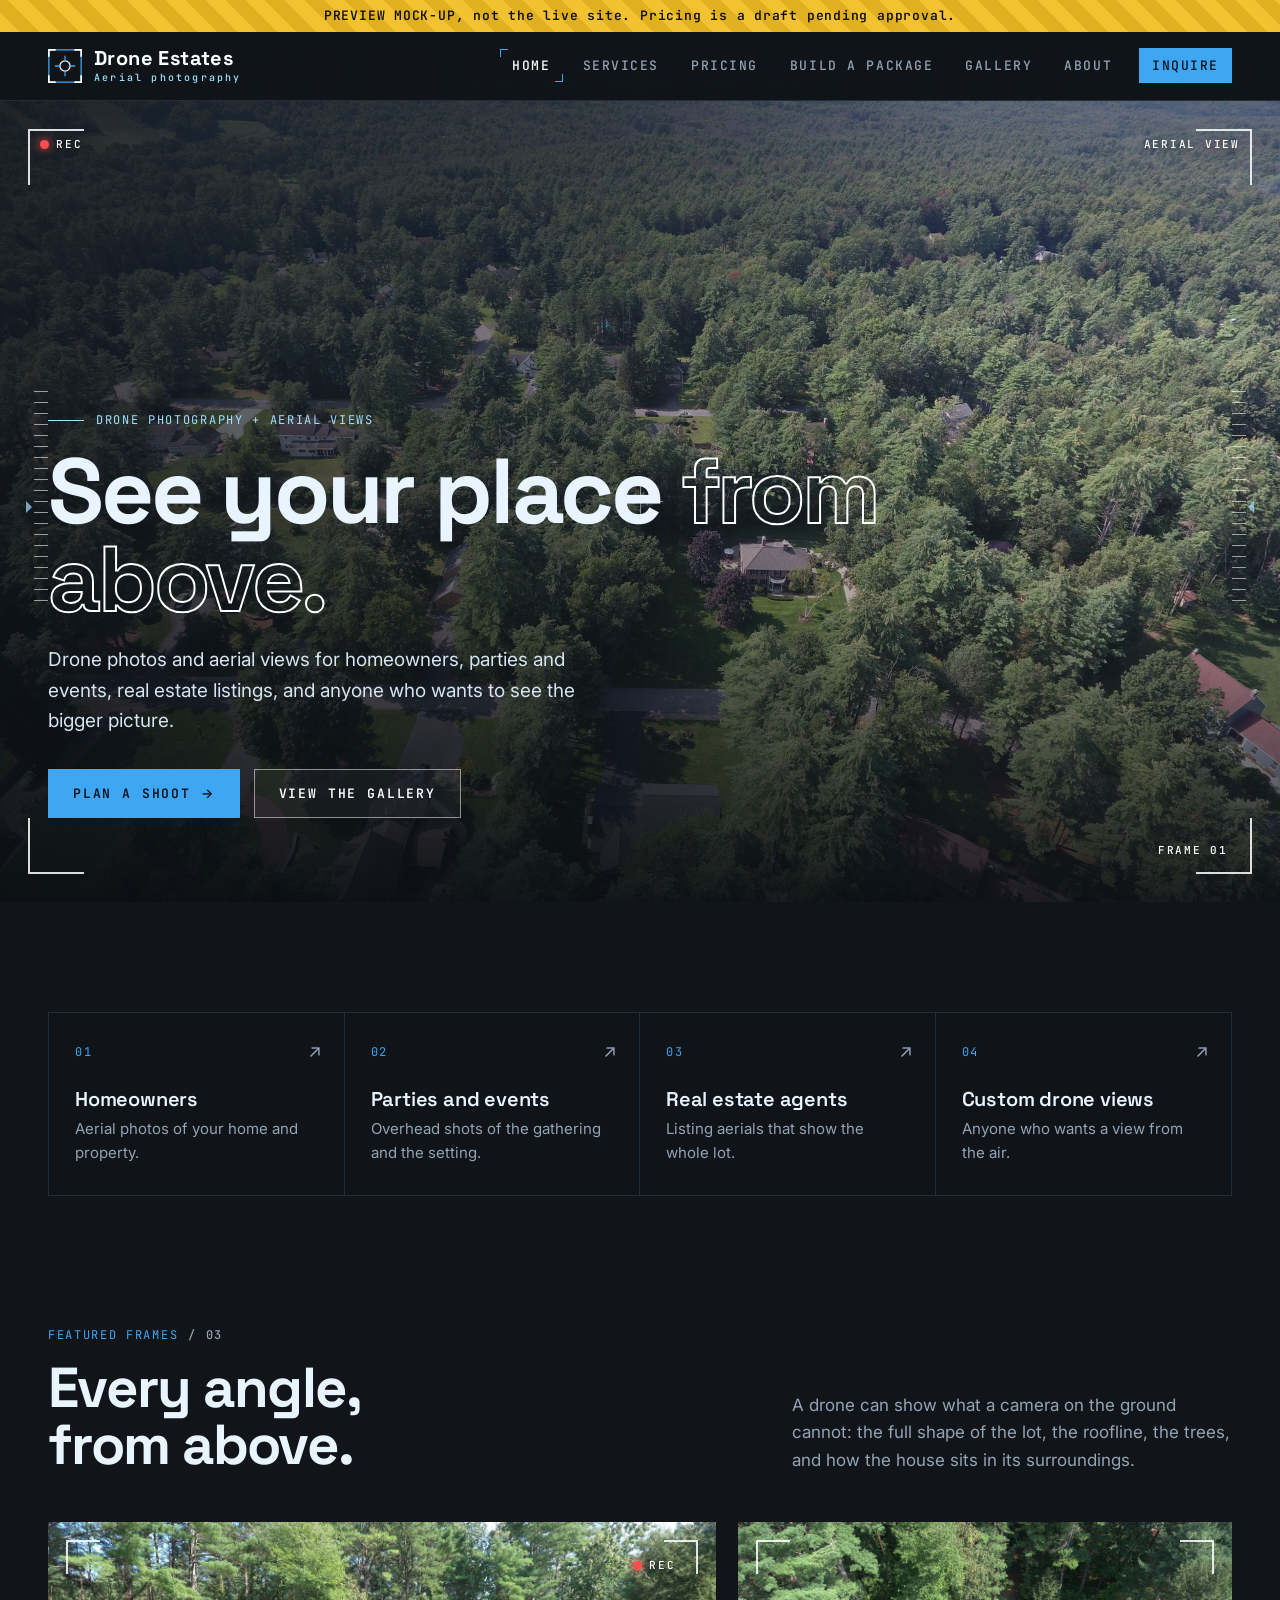
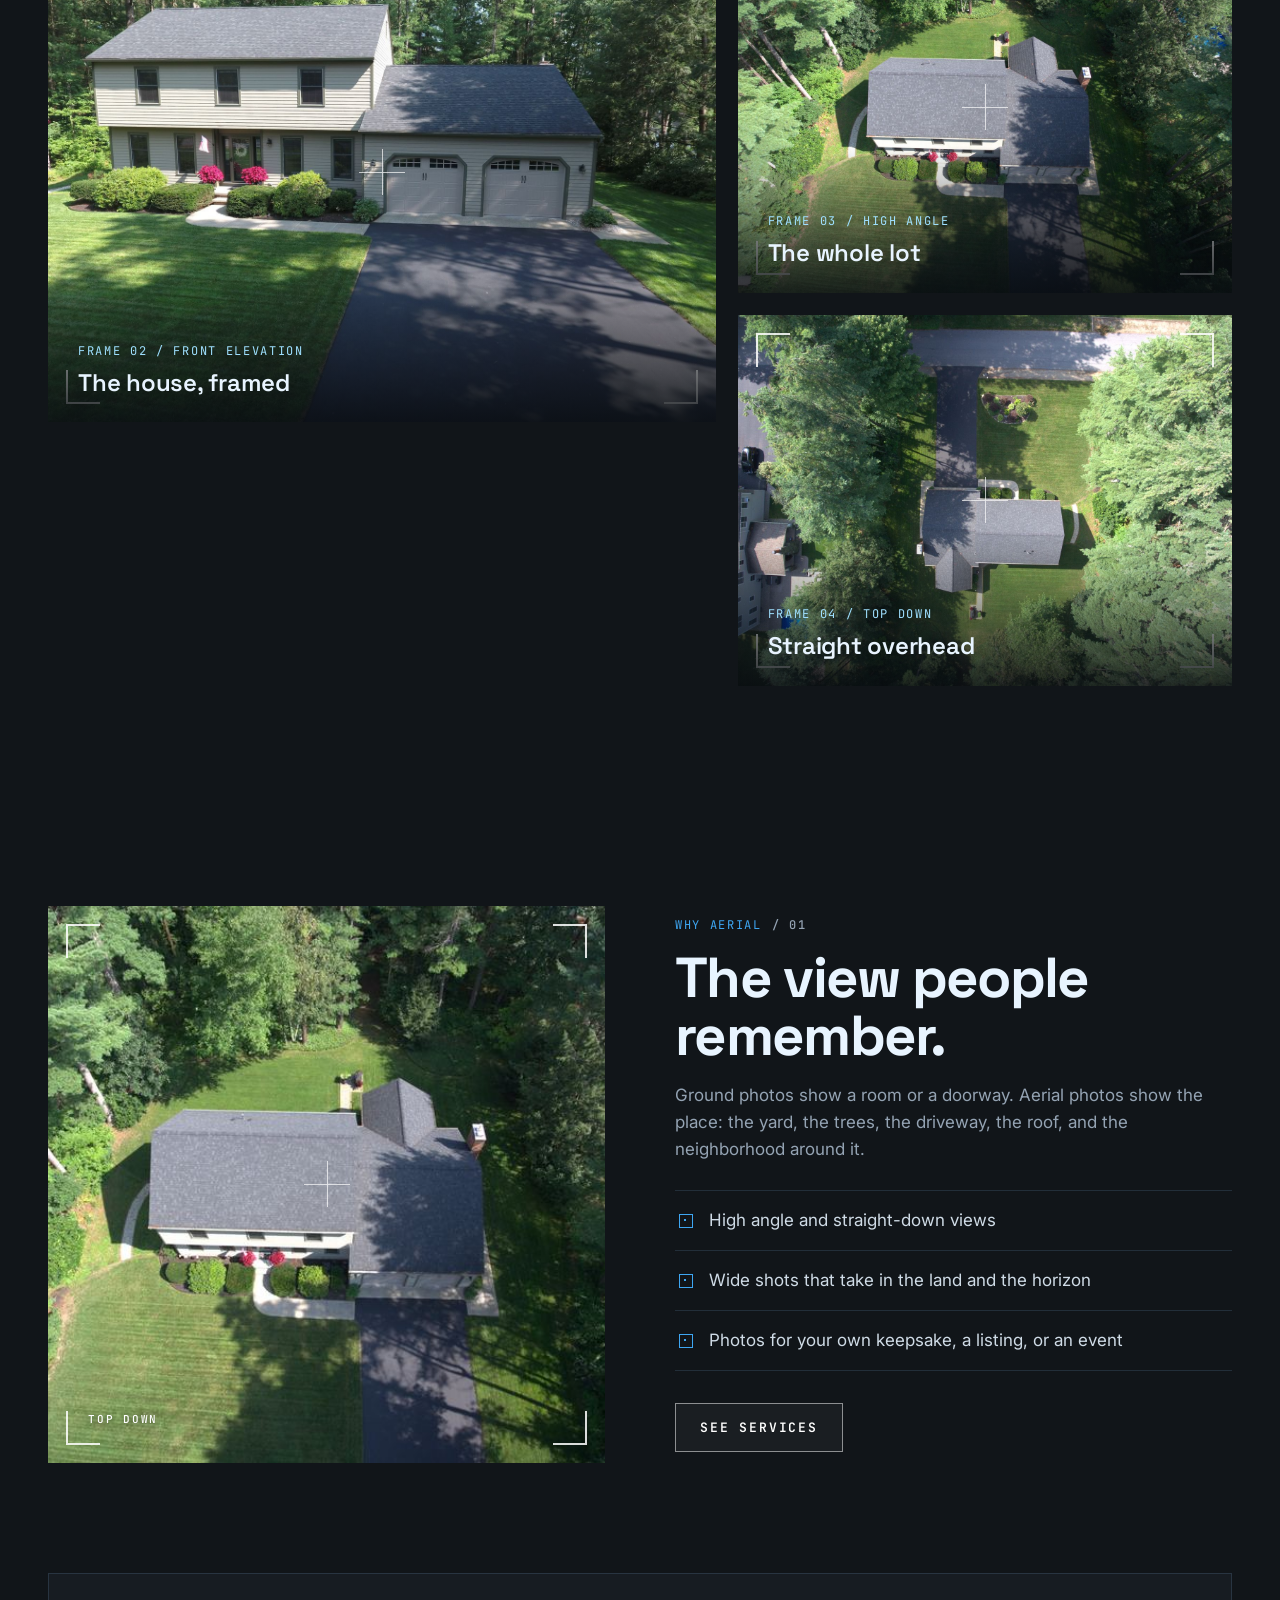
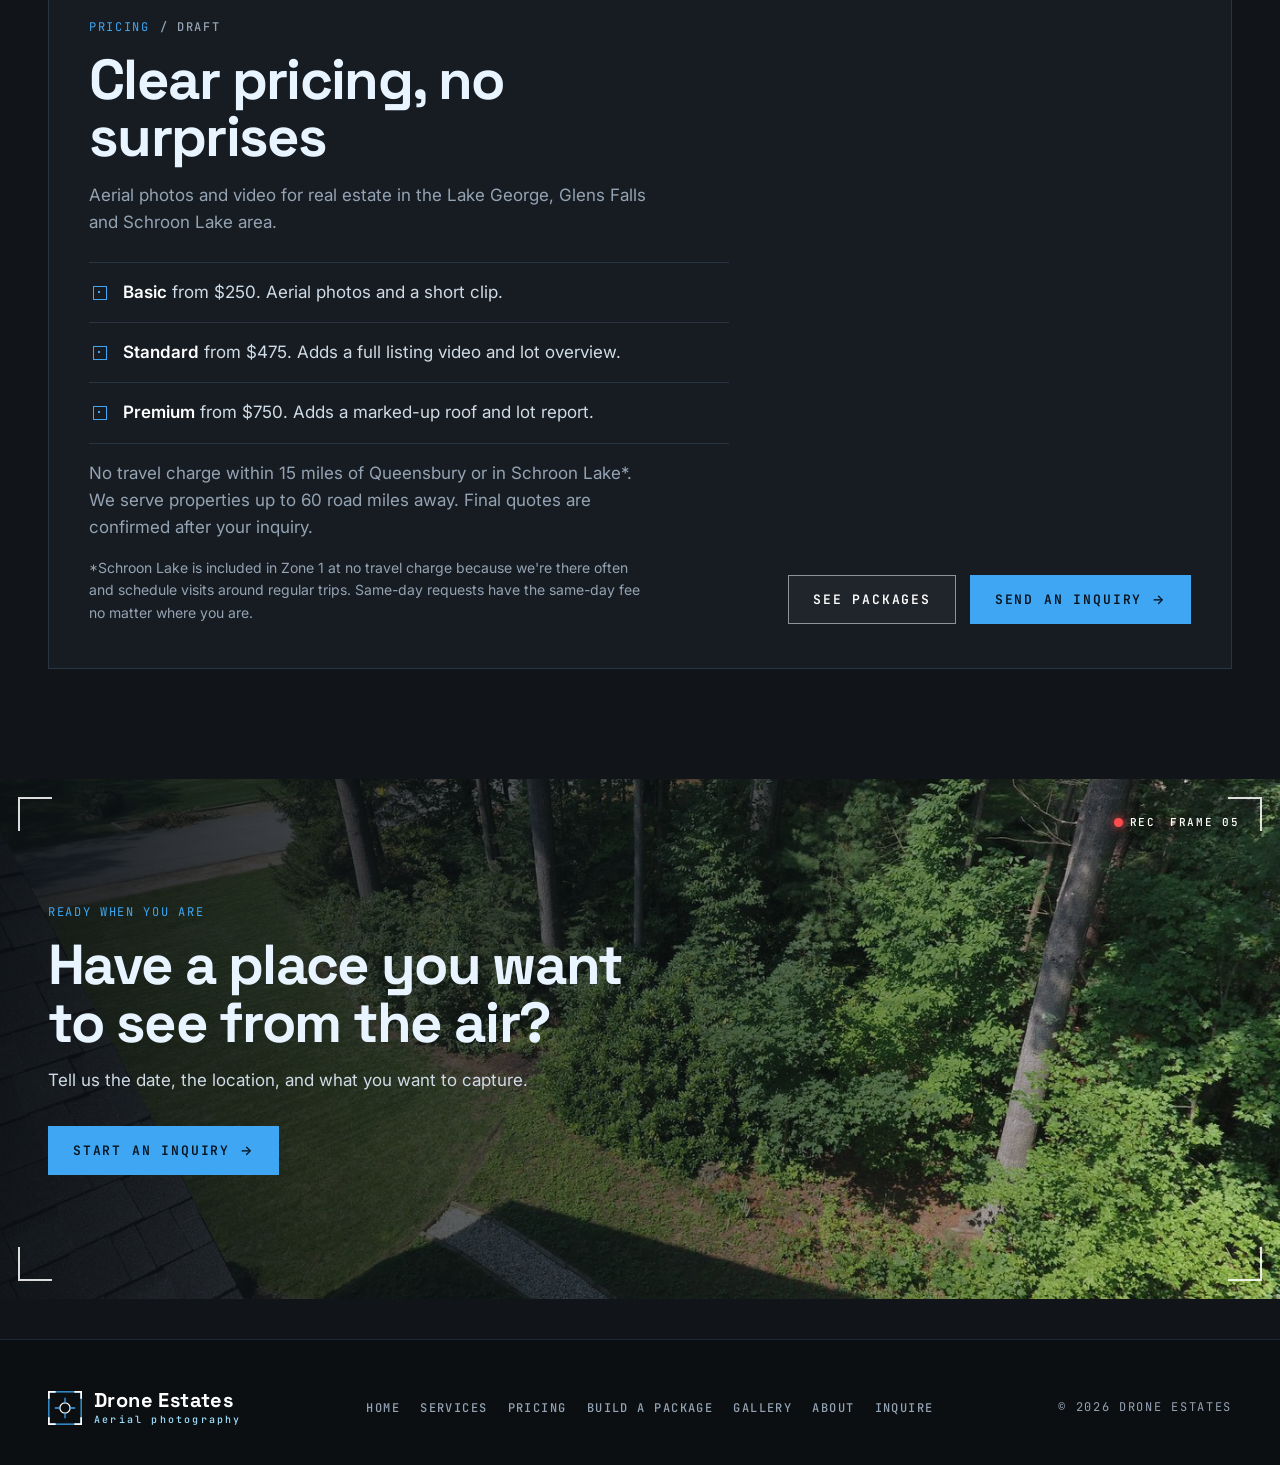
<file: index.html>
<!doctype html>
<html lang="en">
<head>
<meta charset="utf-8">
<meta name="viewport" content="width=device-width, initial-scale=1">
<title>Drone Estates | Drone photos and aerial views</title>
<meta name="description" content="Drone photos and aerial views for homeowners, events, and real estate.">
<meta name="robots" content="noindex, nofollow">
<link rel="preconnect" href="https://fonts.googleapis.com">
<link rel="preconnect" href="https://fonts.gstatic.com" crossorigin>
<link href="https://fonts.googleapis.com/css2?family=Inter:wght@400;500;600&family=JetBrains+Mono:wght@500;600;700&family=Space+Grotesk:wght@500;600;700&display=swap" rel="stylesheet">
<link rel="stylesheet" href="css/style.css">
<link rel="icon" href="favicon.svg" type="image/svg+xml">
<link rel="icon" href="favicon.png" sizes="32x32">
<link rel="apple-touch-icon" href="apple-touch-icon.png">
<meta property="og:type" content="website">
<meta property="og:site_name" content="Drone Estates">
<meta property="og:title" content="Drone Estates | Drone photos and aerial views">
<meta property="og:description" content="Drone photos and aerial views for homeowners, events, and real estate.">
<meta property="og:image" content="https://droneestates.com/img/hero.jpg">
<meta name="twitter:card" content="summary_large_image">
</head>
<body>
<div class="preview-banner">PREVIEW MOCK-UP, not the live site. Pricing is a draft pending approval.</div>
<header class="site-head"><div class="wrap">
<a class="brand" href="index.html"><svg viewBox="0 0 40 40" fill="none" aria-hidden="true"><rect x="1" y="1" width="38" height="38" stroke="#3ea6f2" stroke-width="1.5"/><path d="M1 9V1h8M31 1h8v8M39 31v8h-8M9 39H1v-8" stroke="#fff" stroke-width="2"/><circle cx="20" cy="20" r="6" stroke="#fff" stroke-width="1.5"/><path d="M20 8v6M20 26v6M8 20h6M26 20h6" stroke="#3ea6f2" stroke-width="1.5"/></svg><span>Drone Estates<small>Aerial photography</small></span></a>
<input type="checkbox" id="mt" class="menu-toggle"><label for="mt" class="menu-btn" aria-label="Menu"><span></span></label>
<nav class="nav"><a href="index.html" class="on">Home</a><a href="services.html">Services</a><a href="pricing.html">Pricing</a><a href="build.html">Build a package</a><a href="gallery.html">Gallery</a><a href="about.html">About</a><a href="inquire.html" class="cta">Inquire</a></nav>
</div></header>
<main>

<section class="hero vf" style="padding:0">
<img src="img/hero.jpg" alt="Aerial view over a wooded neighborhood with mountains on the horizon">
<div class="brk"><i></i><i></i><i></i><i></i></div><div class="xh"></div>
<div class="hud tl mono"><span class="rec">Rec</span></div>
<div class="hud tr mono"><span>Aerial view</span></div>
<div class="hud br mono"><span>Frame 01</span></div>
<div class="scale"></div><div class="scale scale-l"></div>
<div class="hero-copy"><div class="wrap">
<div class="kicker mono">Drone photography + aerial views</div>
<h1>See your place <em>from above.</em></h1>
<p class="lead">Drone photos and aerial views for homeowners, parties and events, real estate listings, and anyone who wants to see the bigger picture.</p>
<div class="btns"><a class="btn" href="inquire.html">Plan a shoot <span class="arr">&rarr;</span></a><a class="btn ghost" href="gallery.html">View the gallery</a></div>
</div></div>
</section>

<section>
<div class="wrap">
<div class="strip rv">
<a href="services.html#homeowners"><span class="n mono">01</span><h3>Homeowners</h3><p>Aerial photos of your home and property.</p></a>
<a href="services.html#events"><span class="n mono">02</span><h3>Parties and events</h3><p>Overhead shots of the gathering and the setting.</p></a>
<a href="services.html#agents"><span class="n mono">03</span><h3>Real estate agents</h3><p>Listing aerials that show the whole lot.</p></a>
<a href="services.html#custom"><span class="n mono">04</span><h3>Custom drone views</h3><p>Anyone who wants a view from the air.</p></a>
</div>
</div>
</section>

<section style="padding-top:20px">
<div class="wrap">
<div class="sec-head rv"><div><div class="eyebrow mono">Featured frames <b>/ 03</b></div><h2>Every angle,<br>from above.</h2></div>
<p>A drone can show what a camera on the ground cannot: the full shape of the lot, the roofline, the trees, and how the house sits in its surroundings.</p></div>
<div class="feat rv">
<div class="vf"><img src="img/front.jpg" alt="Front view of a two-story home with a two-car garage and green lawn" loading="lazy"><div class="thirds"></div><div class="brk"><i></i><i></i><i></i><i></i></div><div class="xh"></div><div class="hud tr mono"><span class="rec">Rec</span></div><div class="cap"><span class="mono">Frame 02 / Front elevation</span><h3>The house, framed</h3></div></div>
<div class="stack">
<div class="vf"><img src="img/overhead.jpg" alt="High angle drone view of a home surrounded by tall trees" loading="lazy"><div class="thirds"></div><div class="brk"><i></i><i></i><i></i><i></i></div><div class="xh"></div><div class="cap"><span class="mono">Frame 03 / High angle</span><h3>The whole lot</h3></div></div>
<div class="vf"><img src="img/topdown.jpg" alt="Straight-down drone view of a roof, driveway and yard" loading="lazy"><div class="thirds"></div><div class="brk"><i></i><i></i><i></i><i></i></div><div class="xh"></div><div class="cap"><span class="mono">Frame 04 / Top down</span><h3>Straight overhead</h3></div></div>
</div>
</div>
</div>
</section>

<section>
<div class="wrap split">
<div class="rv"><div class="vf"><img src="img/overhead-sm.jpg" alt="Overhead view of a house, lawn and driveway" loading="lazy"><div class="thirds"></div><div class="brk"><i></i><i></i><i></i><i></i></div><div class="xh"></div><div class="hud bl mono"><span>Top down</span></div></div></div>
<div class="rv">
<div class="eyebrow mono">Why aerial <b>/ 01</b></div>
<h2>The view people remember.</h2>
<p style="color:var(--mute);margin-top:18px">Ground photos show a room or a doorway. Aerial photos show the place: the yard, the trees, the driveway, the roof, and the neighborhood around it.</p>
<ul class="checks">
<li>High angle and straight-down views</li>
<li>Wide shots that take in the land and the horizon</li>
<li>Photos for your own keepsake, a listing, or an event</li>
</ul>
<div class="btns"><a class="btn ghost" href="services.html">See services</a></div>
</div>
</div>
</section>

<section class="price-teaser" style="padding-top:0">
<div class="wrap">
<div class="teaser rv">
<div class="teaser-copy"><div class="eyebrow mono">Pricing <b>/ Draft</b></div>
<h2>Clear pricing, no surprises</h2>
<p>Aerial photos and video for real estate in the Lake George, Glens Falls and Schroon Lake area.</p>
<ul class="checks">
<li><b>Basic</b> from $250. Aerial photos and a short clip.</li>
<li><b>Standard</b> from $475. Adds a full listing video and lot overview.</li>
<li><b>Premium</b> from $750. Adds a marked-up roof and lot report.</li>
</ul>
<p>No travel charge within 15 miles of Queensbury or in Schroon Lake*. We serve properties up to 60 road miles away. Final quotes are confirmed after your inquiry.</p>
<p style="font-size:14px">*Schroon Lake is included in Zone 1 at no travel charge because we're there often and schedule visits around regular trips. Same-day requests have the same-day fee no matter where you are.</p></div>
<div class="btns"><a class="btn ghost" href="pricing.html">See packages</a><a class="btn" href="inquire.html">Send an inquiry <span class="arr">&rarr;</span></a></div>
</div>
</div>
</section>

<section class="band">
<div class="vf"><img src="img/canopy.jpg" alt="View from above a roofline into tall trees" loading="lazy"><div class="thirds"></div><div class="brk"><i></i><i></i><i></i><i></i></div><div class="xh"></div><div class="hud tr mono"><span class="rec">Rec</span><span>Frame 05</span></div><div class="inner"><div class="wrap"><div class="eyebrow mono">Ready when you are</div><h2>Have a place you want to see from the air?</h2><p>Tell us the date, the location, and what you want to capture.</p><div class="btns"><a class="btn" href="inquire.html">Start an inquiry <span class="arr">&rarr;</span></a></div></div></div></div>
</section>

</main>
<footer class="site-foot"><div class="wrap">
<a class="brand" href="index.html"><svg viewBox="0 0 40 40" fill="none" aria-hidden="true"><rect x="1" y="1" width="38" height="38" stroke="#3ea6f2" stroke-width="1.5"/><path d="M1 9V1h8M31 1h8v8M39 31v8h-8M9 39H1v-8" stroke="#fff" stroke-width="2"/><circle cx="20" cy="20" r="6" stroke="#fff" stroke-width="1.5"/><path d="M20 8v6M20 26v6M8 20h6M26 20h6" stroke="#3ea6f2" stroke-width="1.5"/></svg><span>Drone Estates<small>Aerial photography</small></span></a>
<nav><a href="index.html">Home</a><a href="services.html">Services</a><a href="pricing.html">Pricing</a><a href="build.html">Build a package</a><a href="gallery.html">Gallery</a><a href="about.html">About</a><a href="inquire.html">Inquire</a></nav>
<span class="mono">&copy; 2026 Drone Estates</span>
</div></footer>
<script>
const io=new IntersectionObserver(es=>es.forEach(e=>{if(e.isIntersecting){e.target.classList.add('in');io.unobserve(e.target)}}),{threshold:.12});
document.querySelectorAll('.rv').forEach(el=>io.observe(el));
</script>
</body>
</html>
</file>
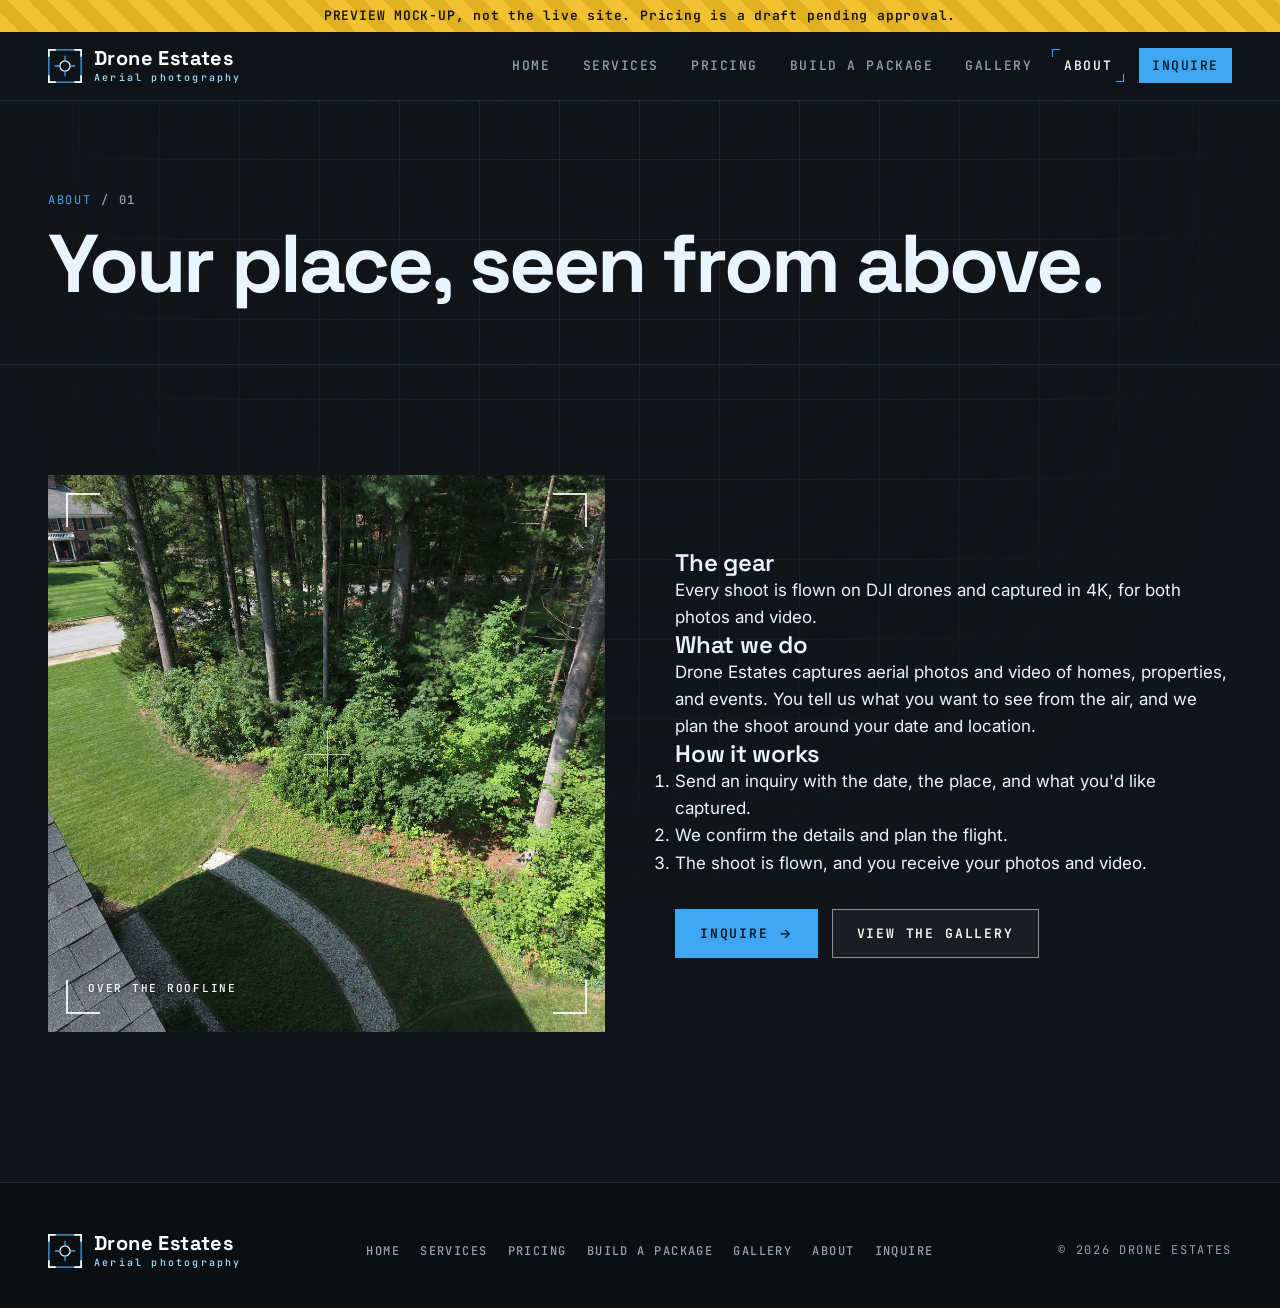
<file: about.html>
<!doctype html>
<html lang="en">
<head>
<meta charset="utf-8">
<meta name="viewport" content="width=device-width, initial-scale=1">
<title>About | Drone Estates</title>
<meta name="description" content="About Drone Estates.">
<meta name="robots" content="noindex, nofollow">
<link rel="preconnect" href="https://fonts.googleapis.com">
<link rel="preconnect" href="https://fonts.gstatic.com" crossorigin>
<link href="https://fonts.googleapis.com/css2?family=Inter:wght@400;500;600&family=JetBrains+Mono:wght@500;600;700&family=Space+Grotesk:wght@500;600;700&display=swap" rel="stylesheet">
<link rel="stylesheet" href="css/style.css">
<link rel="icon" href="favicon.svg" type="image/svg+xml">
<link rel="icon" href="favicon.png" sizes="32x32">
<link rel="apple-touch-icon" href="apple-touch-icon.png">
<meta property="og:type" content="website">
<meta property="og:site_name" content="Drone Estates">
<meta property="og:title" content="About | Drone Estates">
<meta property="og:description" content="About Drone Estates.">
<meta property="og:image" content="https://droneestates.com/img/hero.jpg">
<meta name="twitter:card" content="summary_large_image">
</head>
<body>
<div class="preview-banner">PREVIEW MOCK-UP, not the live site. Pricing is a draft pending approval.</div>
<header class="site-head"><div class="wrap">
<a class="brand" href="index.html"><svg viewBox="0 0 40 40" fill="none" aria-hidden="true"><rect x="1" y="1" width="38" height="38" stroke="#3ea6f2" stroke-width="1.5"/><path d="M1 9V1h8M31 1h8v8M39 31v8h-8M9 39H1v-8" stroke="#fff" stroke-width="2"/><circle cx="20" cy="20" r="6" stroke="#fff" stroke-width="1.5"/><path d="M20 8v6M20 26v6M8 20h6M26 20h6" stroke="#3ea6f2" stroke-width="1.5"/></svg><span>Drone Estates<small>Aerial photography</small></span></a>
<input type="checkbox" id="mt" class="menu-toggle"><label for="mt" class="menu-btn" aria-label="Menu"><span></span></label>
<nav class="nav"><a href="index.html">Home</a><a href="services.html">Services</a><a href="pricing.html">Pricing</a><a href="build.html">Build a package</a><a href="gallery.html">Gallery</a><a href="about.html" class="on">About</a><a href="inquire.html" class="cta">Inquire</a></nav>
</div></header>
<main>

<section class="page-hero"><div class="wrap">
<div class="eyebrow mono">About <b>/ 01</b></div>
<h1>Your place, seen from above.</h1>
</div></section>
<section><div class="wrap split">
<div class="rv"><div class="vf"><img src="img/canopy.jpg" alt="View from above a roofline into tall trees" loading="lazy"><div class="thirds"></div><div class="brk"><i></i><i></i><i></i><i></i></div><div class="xh"></div><div class="hud bl mono"><span>Over the roofline</span></div></div></div>
<div class="rv">
<h3>The gear</h3>
<p>Every shoot is flown on DJI drones and captured in 4K, for both photos and video.</p>
<h3>What we do</h3>
<p>Drone Estates captures aerial photos and video of homes, properties, and events. You tell us what you want to see from the air, and we plan the shoot around your date and location.</p>
<h3>How it works</h3>
<ol>
<li>Send an inquiry with the date, the place, and what you'd like captured.</li>
<li>We confirm the details and plan the flight.</li>
<li>The shoot is flown, and you receive your photos and video.</li>
</ol>
<div class="btns"><a class="btn" href="inquire.html">Inquire <span class="arr">&rarr;</span></a><a class="btn ghost" href="gallery.html">View the gallery</a></div>
</div>
</div></section>

</main>
<footer class="site-foot"><div class="wrap">
<a class="brand" href="index.html"><svg viewBox="0 0 40 40" fill="none" aria-hidden="true"><rect x="1" y="1" width="38" height="38" stroke="#3ea6f2" stroke-width="1.5"/><path d="M1 9V1h8M31 1h8v8M39 31v8h-8M9 39H1v-8" stroke="#fff" stroke-width="2"/><circle cx="20" cy="20" r="6" stroke="#fff" stroke-width="1.5"/><path d="M20 8v6M20 26v6M8 20h6M26 20h6" stroke="#3ea6f2" stroke-width="1.5"/></svg><span>Drone Estates<small>Aerial photography</small></span></a>
<nav><a href="index.html">Home</a><a href="services.html">Services</a><a href="pricing.html">Pricing</a><a href="build.html">Build a package</a><a href="gallery.html">Gallery</a><a href="about.html">About</a><a href="inquire.html">Inquire</a></nav>
<span class="mono">&copy; 2026 Drone Estates</span>
</div></footer>
<script>
const io=new IntersectionObserver(es=>es.forEach(e=>{if(e.isIntersecting){e.target.classList.add('in');io.unobserve(e.target)}}),{threshold:.12});
document.querySelectorAll('.rv').forEach(el=>io.observe(el));
</script>
</body>
</html>
</file>
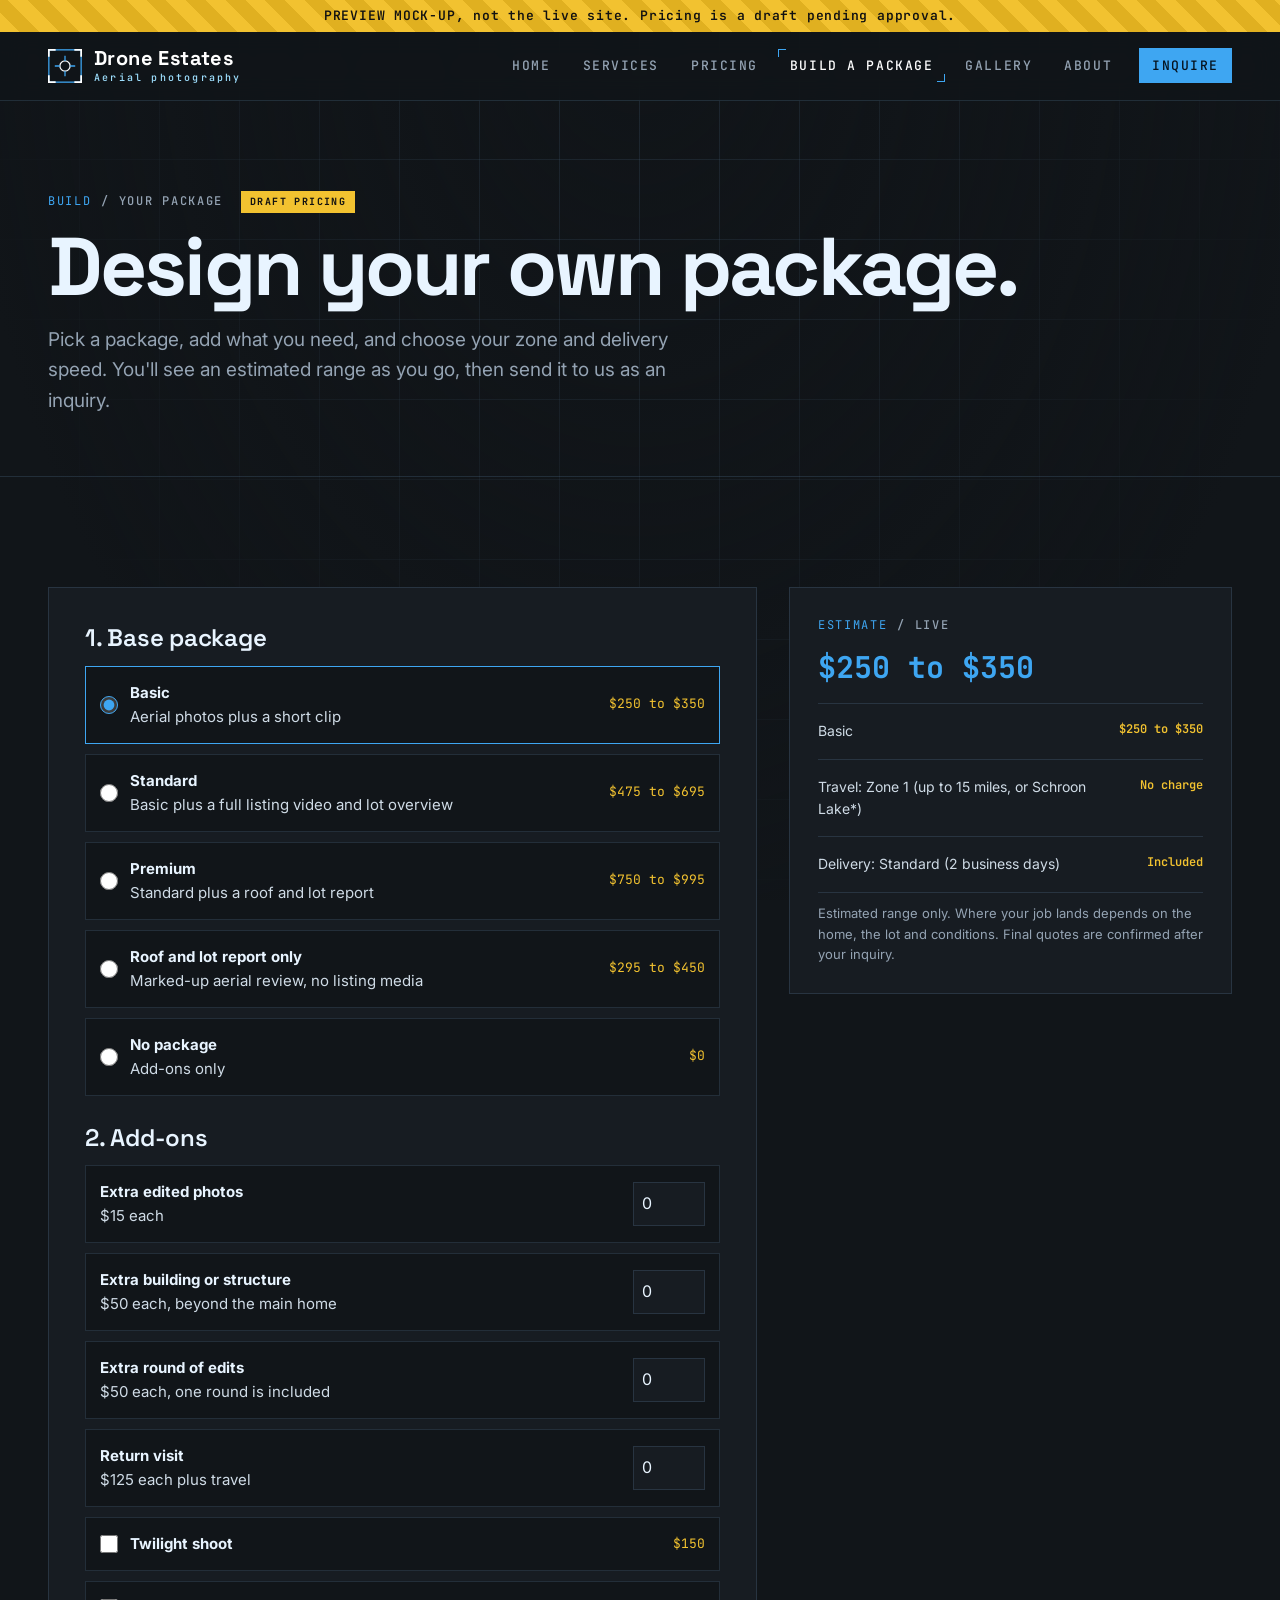
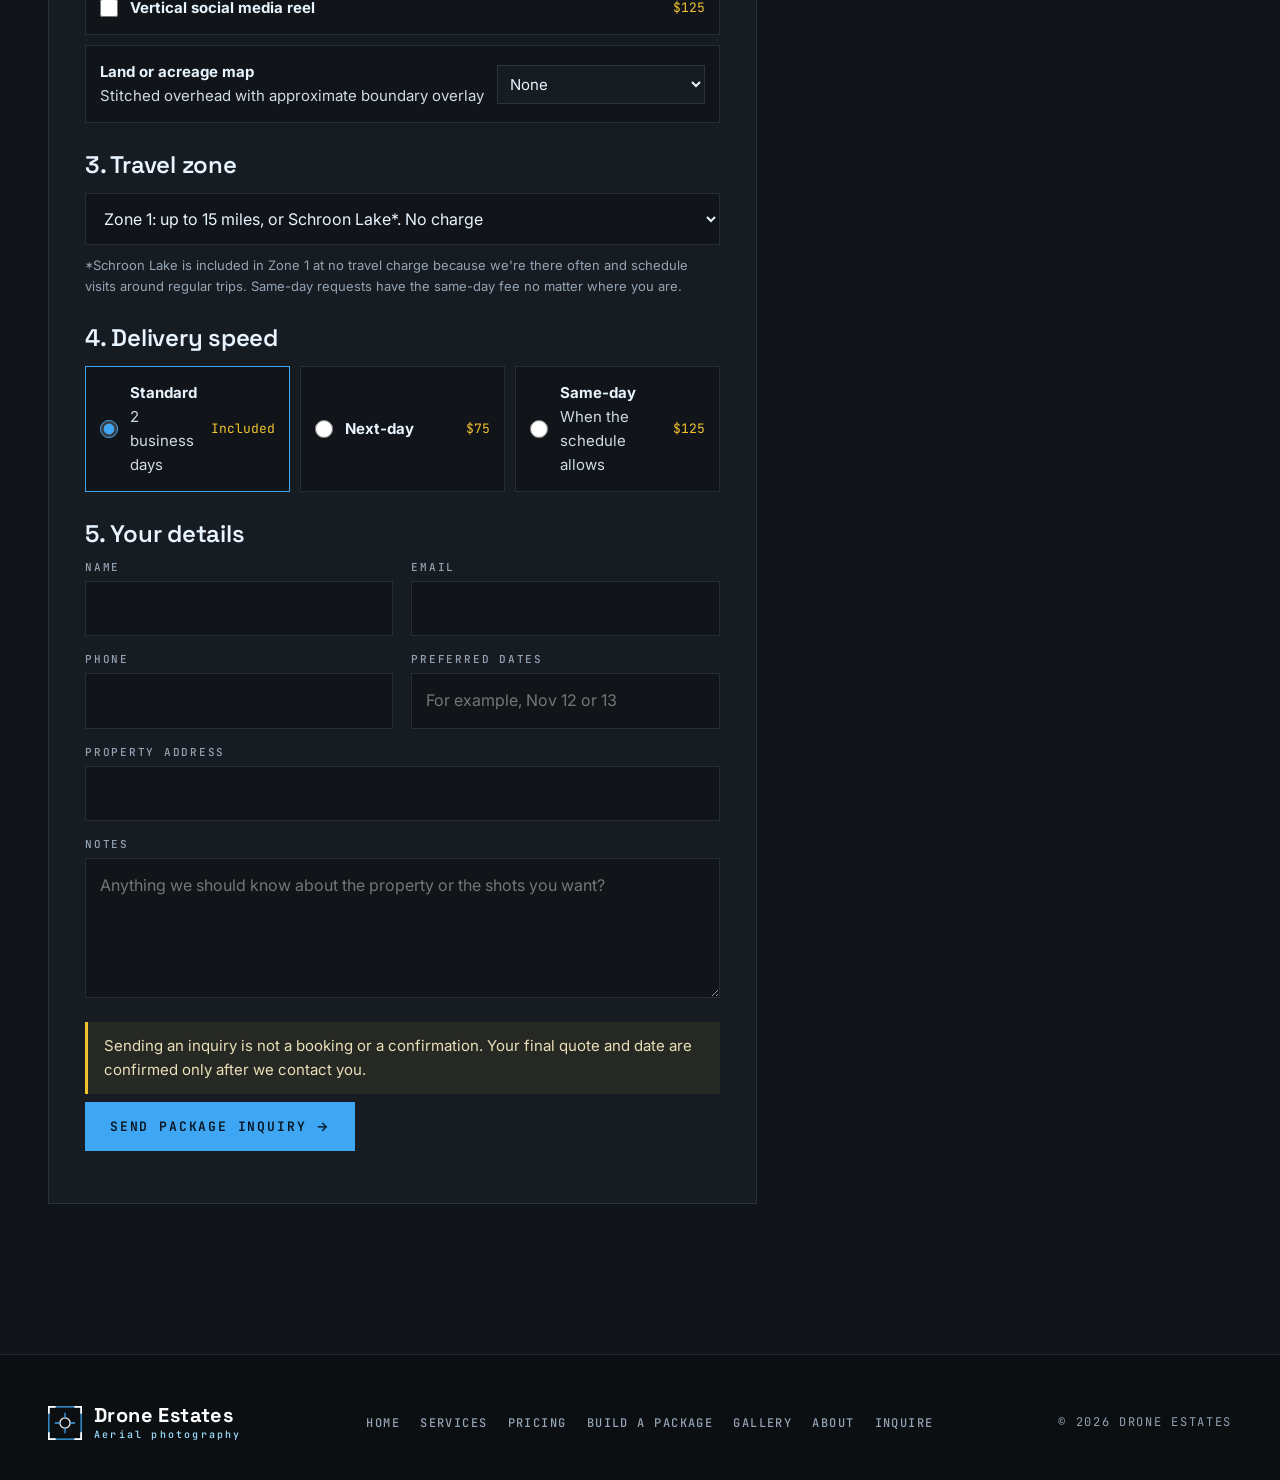
<file: build.html>
<!doctype html>
<html lang="en">
<head>
<meta charset="utf-8">
<meta name="viewport" content="width=device-width, initial-scale=1">
<title>Build a package | Drone Estates</title>
<meta name="description" content="Design your own Drone Estates package and send it as an inquiry.">
<meta name="robots" content="noindex, nofollow">
<link rel="preconnect" href="https://fonts.googleapis.com">
<link rel="preconnect" href="https://fonts.gstatic.com" crossorigin>
<link href="https://fonts.googleapis.com/css2?family=Inter:wght@400;500;600&family=JetBrains+Mono:wght@500;600;700&family=Space+Grotesk:wght@500;600;700&display=swap" rel="stylesheet">
<link rel="stylesheet" href="css/style.css">
<link rel="icon" href="favicon.svg" type="image/svg+xml">
<link rel="icon" href="favicon.png" sizes="32x32">
<link rel="apple-touch-icon" href="apple-touch-icon.png">
<meta property="og:type" content="website">
<meta property="og:site_name" content="Drone Estates">
<meta property="og:title" content="Build a package | Drone Estates">
<meta property="og:description" content="Design your own Drone Estates package and send it as an inquiry.">
<meta property="og:image" content="https://droneestates.com/img/hero.jpg">
<meta name="twitter:card" content="summary_large_image">
</head>
<body>
<div class="preview-banner">PREVIEW MOCK-UP, not the live site. Pricing is a draft pending approval.</div>
<header class="site-head"><div class="wrap">
<a class="brand" href="index.html"><svg viewBox="0 0 40 40" fill="none" aria-hidden="true"><rect x="1" y="1" width="38" height="38" stroke="#3ea6f2" stroke-width="1.5"/><path d="M1 9V1h8M31 1h8v8M39 31v8h-8M9 39H1v-8" stroke="#fff" stroke-width="2"/><circle cx="20" cy="20" r="6" stroke="#fff" stroke-width="1.5"/><path d="M20 8v6M20 26v6M8 20h6M26 20h6" stroke="#3ea6f2" stroke-width="1.5"/></svg><span>Drone Estates<small>Aerial photography</small></span></a>
<input type="checkbox" id="mt" class="menu-toggle"><label for="mt" class="menu-btn" aria-label="Menu"><span></span></label>
<nav class="nav"><a href="index.html">Home</a><a href="services.html">Services</a><a href="pricing.html">Pricing</a><a href="build.html" class="on">Build a package</a><a href="gallery.html">Gallery</a><a href="about.html">About</a><a href="inquire.html" class="cta">Inquire</a></nav>
</div></header>
<main>
<section class="page-hero"><div class="wrap">
<div class="eyebrow mono">Build <b>/ Your package</b> <span class="draft-badge">Draft pricing</span></div>
<h1>Design your own package.</h1>
<p>Pick a package, add what you need, and choose your zone and delivery speed. You'll see an estimated range as you go, then send it to us as an inquiry.</p>
</div></section>
<section><div class="wrap build-grid">
<form class="inq rv" id="build-form" action="https://formspree.io/f/xbgggqqk" method="POST" novalidate>
<input type="text" name="_gotcha" style="display:none" tabindex="-1" autocomplete="off">
<input type="hidden" name="_subject" value="Drone Estates package inquiry">
<input type="hidden" name="package_summary" id="package_summary">
<input type="hidden" name="estimate_range" id="estimate_range">

<h3 class="bh">1. Base package</h3>
<div class="opts" id="pkgs">
<label class="opt"><input type="radio" name="package" value="Basic" data-lo="250" data-hi="350" checked><span><b>Basic</b> Aerial photos plus a short clip</span><em>$250 to $350</em></label>
<label class="opt"><input type="radio" name="package" value="Standard" data-lo="475" data-hi="695"><span><b>Standard</b> Basic plus a full listing video and lot overview</span><em>$475 to $695</em></label>
<label class="opt"><input type="radio" name="package" value="Premium" data-lo="750" data-hi="995"><span><b>Premium</b> Standard plus a roof and lot report</span><em>$750 to $995</em></label>
<label class="opt"><input type="radio" name="package" value="Roof and lot report only" data-lo="295" data-hi="450"><span><b>Roof and lot report only</b> Marked-up aerial review, no listing media</span><em>$295 to $450</em></label>
<label class="opt"><input type="radio" name="package" value="No package (add-ons only)" data-lo="0" data-hi="0"><span><b>No package</b> Add-ons only</span><em>$0</em></label>
</div>

<h3 class="bh">2. Add-ons</h3>
<div class="opts">
<div class="opt q"><span><b>Extra edited photos</b> $15 each</span><input type="number" min="0" max="100" value="0" data-each="15" data-name="Extra edited photos" aria-label="Extra edited photos"></div>
<div class="opt q"><span><b>Extra building or structure</b> $50 each, beyond the main home</span><input type="number" min="0" max="20" value="0" data-each="50" data-name="Extra building or structure" aria-label="Extra buildings"></div>
<div class="opt q"><span><b>Extra round of edits</b> $50 each, one round is included</span><input type="number" min="0" max="5" value="0" data-each="50" data-name="Extra round of edits" aria-label="Extra rounds of edits"></div>
<div class="opt q"><span><b>Return visit</b> $125 each plus travel</span><input type="number" min="0" max="12" value="0" data-each="125" data-travel="1" data-name="Return visit" aria-label="Return visits"></div>
<label class="opt"><input type="checkbox" data-lo="150" data-hi="150" data-name="Twilight shoot"><span><b>Twilight shoot</b></span><em>$150</em></label>
<label class="opt"><input type="checkbox" data-lo="125" data-hi="125" data-name="Vertical social media reel"><span><b>Vertical social media reel</b></span><em>$125</em></label>
<div class="opt sel"><span><b>Land or acreage map</b> Stitched overhead with approximate boundary overlay</span>
<select id="landmap" aria-label="Land or acreage map"><option value="">None</option><option value="250">Up to 10 acres, $250</option><option value="395">10 to 25 acres, $395</option><option value="595">25 to 50 acres, $595</option><option value="quote">Over 50 acres, by quote</option></select></div>
</div>

<h3 class="bh">3. Travel zone</h3>
<div class="f"><select id="zone" aria-label="Travel zone">
<option value="0" data-name="Zone 1 (up to 15 miles, or Schroon Lake*)">Zone 1: up to 15 miles, or Schroon Lake*. No charge</option>
<option value="40" data-name="Zone 2 (15 to 30 miles)">Zone 2: 15 to 30 miles. $40</option>
<option value="75" data-name="Zone 3 (30 to 45 miles)">Zone 3: 30 to 45 miles. $75</option>
<option value="125" data-name="Zone 4 (45 to 60 miles, scheduled days only)">Zone 4: 45 to 60 miles, scheduled days only. $125</option>
</select></div>
<p class="fine">*Schroon Lake is included in Zone 1 at no travel charge because we're there often and schedule visits around regular trips. Same-day requests have the same-day fee no matter where you are.</p>

<h3 class="bh">4. Delivery speed</h3>
<div class="opts row3">
<label class="opt"><input type="radio" name="delivery" value="Standard (2 business days)" data-fee="0" checked><span><b>Standard</b> 2 business days</span><em>Included</em></label>
<label class="opt"><input type="radio" name="delivery" value="Next-day" data-fee="75"><span><b>Next-day</b></span><em>$75</em></label>
<label class="opt"><input type="radio" name="delivery" value="Same-day (when the schedule allows)" data-fee="125"><span><b>Same-day</b> When the schedule allows</span><em>$125</em></label>
</div>

<h3 class="bh">5. Your details</h3>
<div class="fields">
<div class="f"><label for="bn">Name</label><input id="bn" name="name" type="text" required autocomplete="name"></div>
<div class="f"><label for="be">Email</label><input id="be" name="email" type="email" required autocomplete="email"></div>
<div class="f"><label for="bp">Phone</label><input id="bp" name="phone" type="tel" autocomplete="tel"></div>
<div class="f"><label for="bd">Preferred dates</label><input id="bd" name="preferred_dates" type="text" placeholder="For example, Nov 12 or 13"></div>
<div class="f full"><label for="ba">Property address</label><input id="ba" name="property_address" type="text" required autocomplete="street-address"></div>
<div class="f full"><label for="bm">Notes</label><textarea id="bm" name="notes" placeholder="Anything we should know about the property or the shots you want?"></textarea></div>
</div>
<p class="disclaim">Sending an inquiry is not a booking or a confirmation. Your final quote and date are confirmed only after we contact you.</p>
<button class="btn" type="submit">Send package inquiry <span class="arr">&rarr;</span></button>
<p id="build-status" role="status" tabindex="-1" aria-live="polite" style="margin-top:16px"></p>
</form>

<aside class="summary" id="summary" aria-live="polite">
<div class="eyebrow mono">Estimate <b>/ Live</b></div>
<div class="est" id="est">$250 to $350</div>
<ul class="addons" id="lines"></ul>
<p class="fine">Estimated range only. Where your job lands depends on the home, the lot and conditions. Final quotes are confirmed after your inquiry.</p>
</aside>
</div></section>
<div class="thanks" id="thanks" hidden><div class="wrap"><div class="quote-note">
<h2>Thank you. Your inquiry was sent.</h2>
<p>We should be in touch within 60 minutes.</p>
<p class="disclaim">Sending an inquiry is not a booking or a confirmation. Your final quote and date are confirmed only after we contact you.</p>
<div class="btns"><a class="btn ghost" href="pricing.html">Back to pricing</a></div>
</div></div></div>
<script src="js/build.js"></script>

</main>
<footer class="site-foot"><div class="wrap">
<a class="brand" href="index.html"><svg viewBox="0 0 40 40" fill="none" aria-hidden="true"><rect x="1" y="1" width="38" height="38" stroke="#3ea6f2" stroke-width="1.5"/><path d="M1 9V1h8M31 1h8v8M39 31v8h-8M9 39H1v-8" stroke="#fff" stroke-width="2"/><circle cx="20" cy="20" r="6" stroke="#fff" stroke-width="1.5"/><path d="M20 8v6M20 26v6M8 20h6M26 20h6" stroke="#3ea6f2" stroke-width="1.5"/></svg><span>Drone Estates<small>Aerial photography</small></span></a>
<nav><a href="index.html">Home</a><a href="services.html">Services</a><a href="pricing.html">Pricing</a><a href="build.html">Build a package</a><a href="gallery.html">Gallery</a><a href="about.html">About</a><a href="inquire.html">Inquire</a></nav>
<span class="mono">&copy; 2026 Drone Estates</span>
</div></footer>
<script>
const io=new IntersectionObserver(es=>es.forEach(e=>{if(e.isIntersecting){e.target.classList.add('in');io.unobserve(e.target)}}),{threshold:.12});
document.querySelectorAll('.rv').forEach(el=>io.observe(el));
</script>
</body>
</html>
</file>
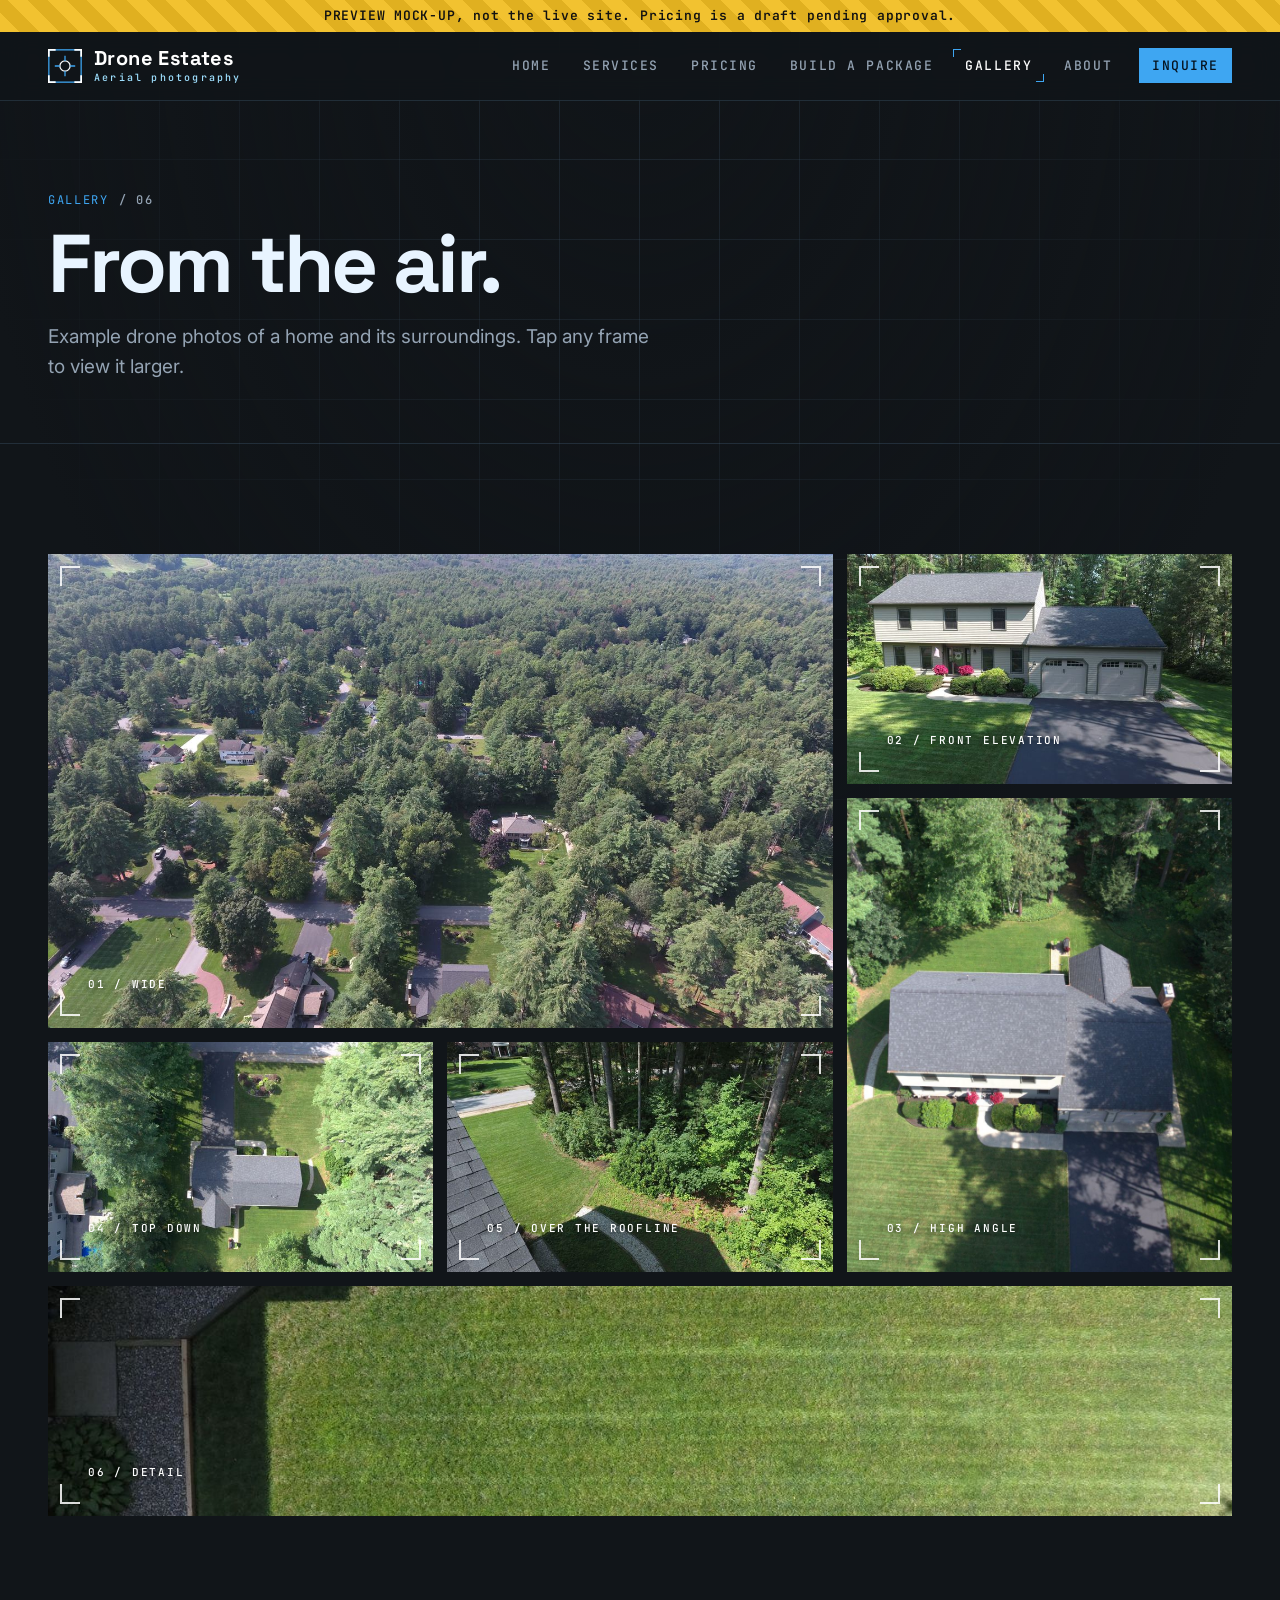
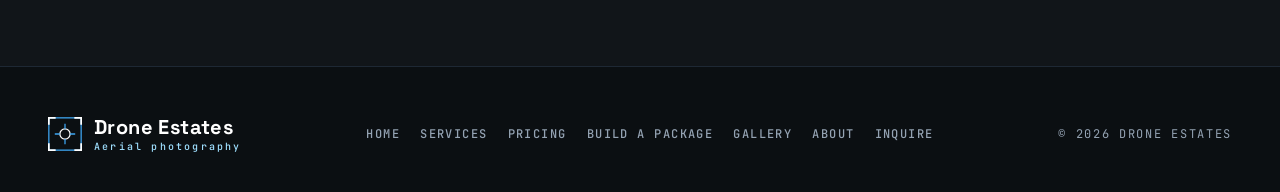
<file: gallery.html>
<!doctype html>
<html lang="en">
<head>
<meta charset="utf-8">
<meta name="viewport" content="width=device-width, initial-scale=1">
<title>Gallery | Drone Estates</title>
<meta name="description" content="Example drone photos from Drone Estates.">
<meta name="robots" content="noindex, nofollow">
<link rel="preconnect" href="https://fonts.googleapis.com">
<link rel="preconnect" href="https://fonts.gstatic.com" crossorigin>
<link href="https://fonts.googleapis.com/css2?family=Inter:wght@400;500;600&family=JetBrains+Mono:wght@500;600;700&family=Space+Grotesk:wght@500;600;700&display=swap" rel="stylesheet">
<link rel="stylesheet" href="css/style.css">
<link rel="icon" href="favicon.svg" type="image/svg+xml">
<link rel="icon" href="favicon.png" sizes="32x32">
<link rel="apple-touch-icon" href="apple-touch-icon.png">
<meta property="og:type" content="website">
<meta property="og:site_name" content="Drone Estates">
<meta property="og:title" content="Gallery | Drone Estates">
<meta property="og:description" content="Example drone photos from Drone Estates.">
<meta property="og:image" content="https://droneestates.com/img/hero.jpg">
<meta name="twitter:card" content="summary_large_image">
</head>
<body>
<div class="preview-banner">PREVIEW MOCK-UP, not the live site. Pricing is a draft pending approval.</div>
<header class="site-head"><div class="wrap">
<a class="brand" href="index.html"><svg viewBox="0 0 40 40" fill="none" aria-hidden="true"><rect x="1" y="1" width="38" height="38" stroke="#3ea6f2" stroke-width="1.5"/><path d="M1 9V1h8M31 1h8v8M39 31v8h-8M9 39H1v-8" stroke="#fff" stroke-width="2"/><circle cx="20" cy="20" r="6" stroke="#fff" stroke-width="1.5"/><path d="M20 8v6M20 26v6M8 20h6M26 20h6" stroke="#3ea6f2" stroke-width="1.5"/></svg><span>Drone Estates<small>Aerial photography</small></span></a>
<input type="checkbox" id="mt" class="menu-toggle"><label for="mt" class="menu-btn" aria-label="Menu"><span></span></label>
<nav class="nav"><a href="index.html">Home</a><a href="services.html">Services</a><a href="pricing.html">Pricing</a><a href="build.html">Build a package</a><a href="gallery.html" class="on">Gallery</a><a href="about.html">About</a><a href="inquire.html" class="cta">Inquire</a></nav>
</div></header>
<main>

<section class="page-hero"><div class="wrap">
<div class="eyebrow mono">Gallery <b>/ 06</b></div>
<h1>From the air.</h1>
<p>Example drone photos of a home and its surroundings. Tap any frame to view it larger.</p>
</div></section>
<section><div class="wrap">
<div class="gallery rv"><div class="vf wide" data-full="img/valley.jpg" data-cap="01 / Wide"><img src="img/valley.jpg" alt="Wide aerial over a wooded valley" loading="lazy"><div class="thirds"></div><div class="brk"><i></i><i></i><i></i><i></i></div><div class="xh"></div><div class="hud bl mono"><span>01 / Wide</span></div></div><div class="vf" data-full="img/front.jpg" data-cap="02 / Front elevation"><img src="img/front-sm.jpg" alt="Front of a home from the drone" loading="lazy"><div class="thirds"></div><div class="brk"><i></i><i></i><i></i><i></i></div><div class="xh"></div><div class="hud bl mono"><span>02 / Front elevation</span></div></div><div class="vf tall" data-full="img/overhead.jpg" data-cap="03 / High angle"><img src="img/overhead.jpg" alt="High angle view of a home in the trees" loading="lazy"><div class="thirds"></div><div class="brk"><i></i><i></i><i></i><i></i></div><div class="xh"></div><div class="hud bl mono"><span>03 / High angle</span></div></div><div class="vf" data-full="img/topdown.jpg" data-cap="04 / Top down"><img src="img/topdown-sm.jpg" alt="Straight-down view of a roof and yard" loading="lazy"><div class="thirds"></div><div class="brk"><i></i><i></i><i></i><i></i></div><div class="xh"></div><div class="hud bl mono"><span>04 / Top down</span></div></div><div class="vf" data-full="img/canopy.jpg" data-cap="05 / Over the roofline"><img src="img/canopy-sm.jpg" alt="View from above the roofline into tall trees" loading="lazy"><div class="thirds"></div><div class="brk"><i></i><i></i><i></i><i></i></div><div class="xh"></div><div class="hud bl mono"><span>05 / Over the roofline</span></div></div><div class="vf pano" data-full="img/lawn.jpg" data-cap="06 / Detail"><img src="img/lawn.jpg" alt="Straight-down view of a lawn and patio" loading="lazy"><div class="thirds"></div><div class="brk"><i></i><i></i><i></i><i></i></div><div class="xh"></div><div class="hud bl mono"><span>06 / Detail</span></div></div></div>
</div></section>
<div class="lb" id="lb"><button class="x" aria-label="Close">Close &times;</button><img alt=""><div class="lbcap mono"></div></div>
<script>
const lb=document.getElementById('lb'),li=lb.querySelector('img'),lc=lb.querySelector('.lbcap');
document.querySelectorAll('.gallery .vf').forEach(v=>v.addEventListener('click',()=>{li.src=v.dataset.full;li.alt=v.querySelector('img').alt;lc.textContent=v.dataset.cap;lb.classList.add('open')}));
lb.addEventListener('click',e=>{if(e.target!==li)lb.classList.remove('open')});
document.addEventListener('keydown',e=>{if(e.key==='Escape')lb.classList.remove('open')});
</script>

</main>
<footer class="site-foot"><div class="wrap">
<a class="brand" href="index.html"><svg viewBox="0 0 40 40" fill="none" aria-hidden="true"><rect x="1" y="1" width="38" height="38" stroke="#3ea6f2" stroke-width="1.5"/><path d="M1 9V1h8M31 1h8v8M39 31v8h-8M9 39H1v-8" stroke="#fff" stroke-width="2"/><circle cx="20" cy="20" r="6" stroke="#fff" stroke-width="1.5"/><path d="M20 8v6M20 26v6M8 20h6M26 20h6" stroke="#3ea6f2" stroke-width="1.5"/></svg><span>Drone Estates<small>Aerial photography</small></span></a>
<nav><a href="index.html">Home</a><a href="services.html">Services</a><a href="pricing.html">Pricing</a><a href="build.html">Build a package</a><a href="gallery.html">Gallery</a><a href="about.html">About</a><a href="inquire.html">Inquire</a></nav>
<span class="mono">&copy; 2026 Drone Estates</span>
</div></footer>
<script>
const io=new IntersectionObserver(es=>es.forEach(e=>{if(e.isIntersecting){e.target.classList.add('in');io.unobserve(e.target)}}),{threshold:.12});
document.querySelectorAll('.rv').forEach(el=>io.observe(el));
</script>
</body>
</html>
</file>
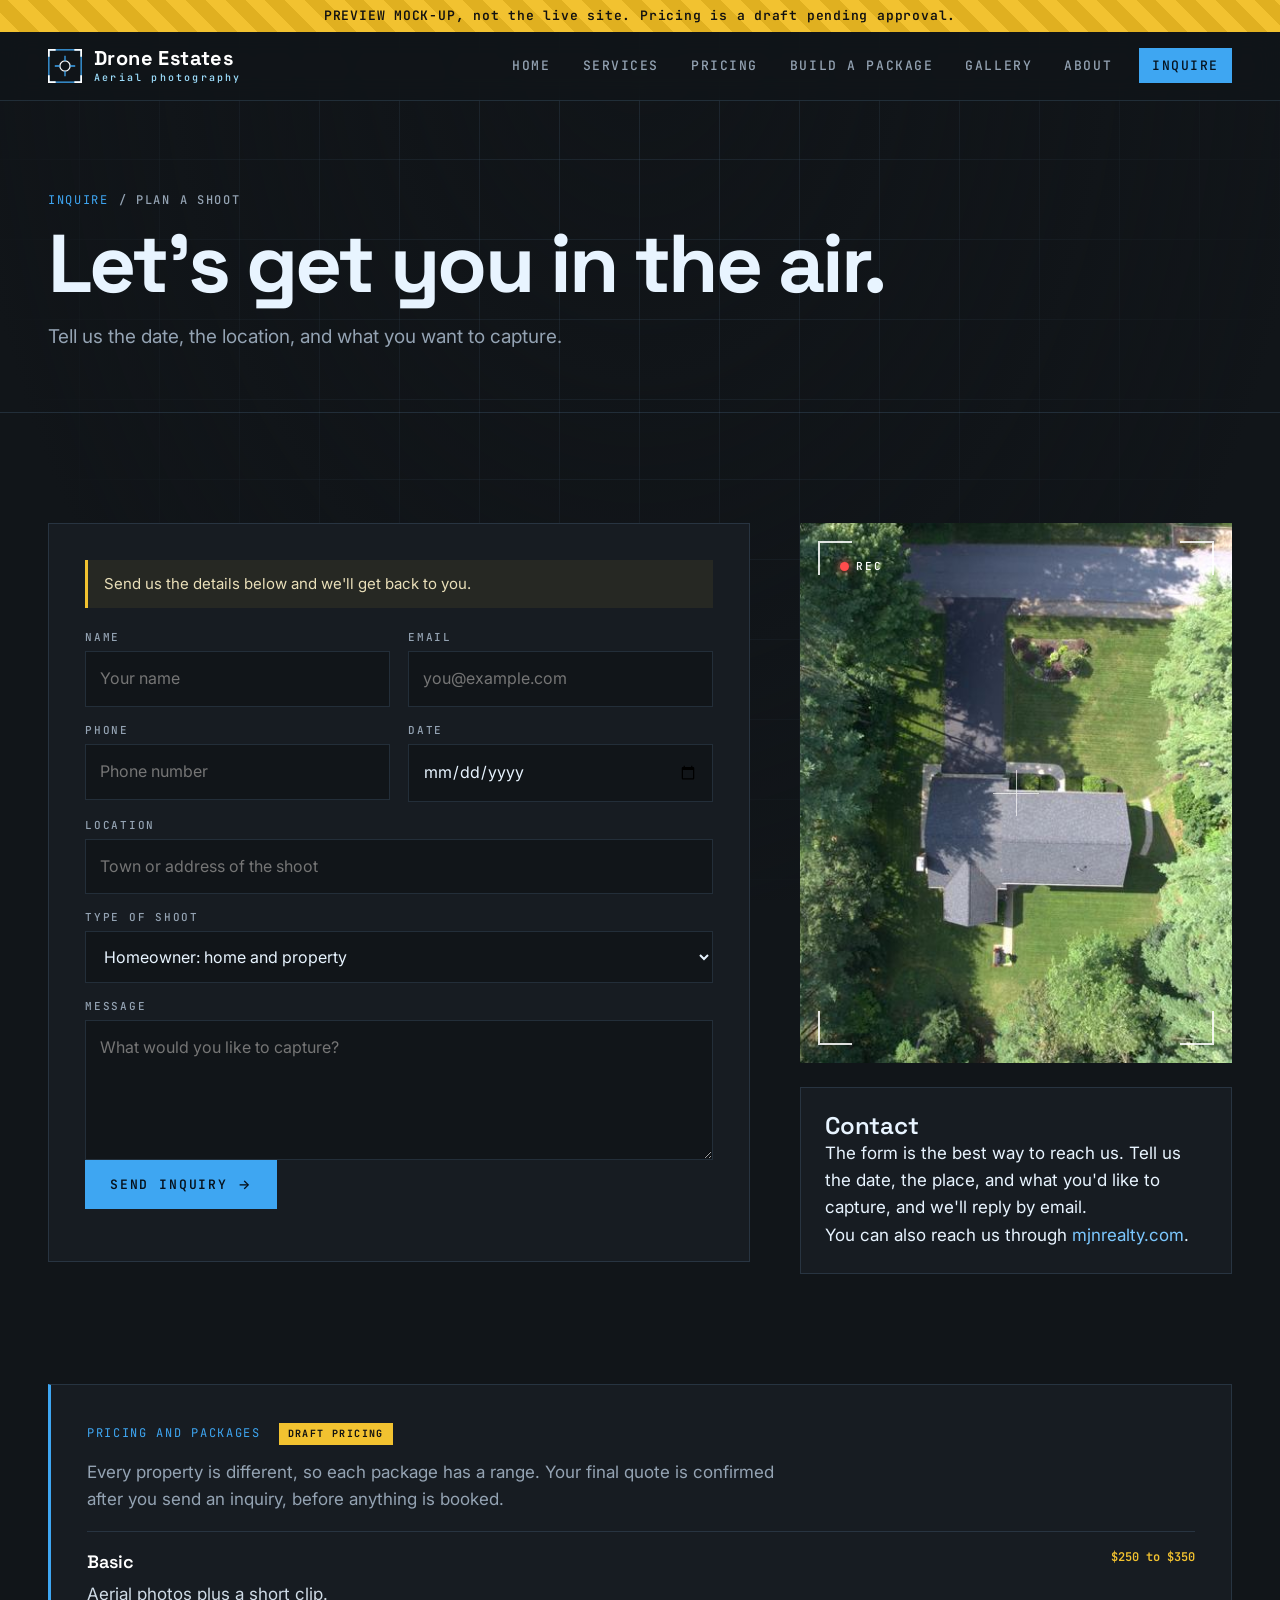
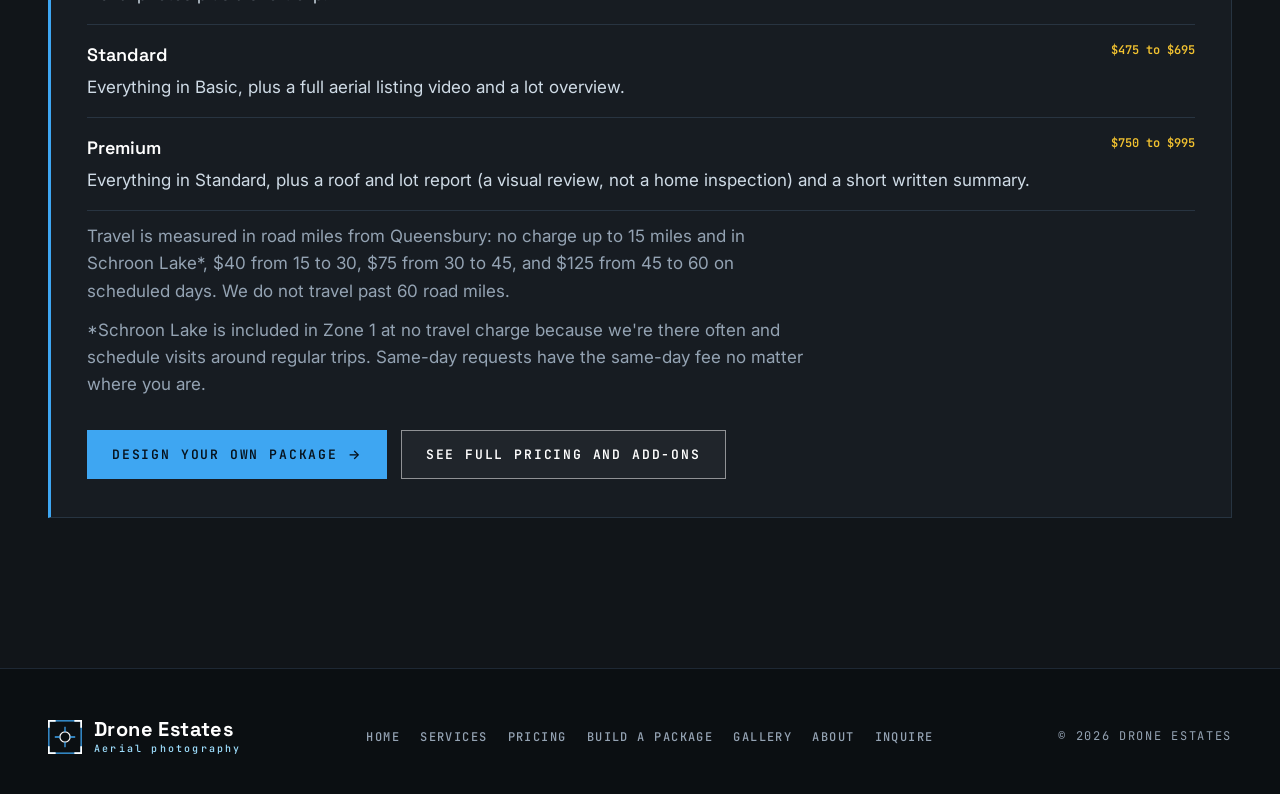
<file: inquire.html>
<!doctype html>
<html lang="en">
<head>
<meta charset="utf-8">
<meta name="viewport" content="width=device-width, initial-scale=1">
<title>Inquire | Drone Estates</title>
<meta name="description" content="Plan a drone shoot with Drone Estates.">
<meta name="robots" content="noindex, nofollow">
<link rel="preconnect" href="https://fonts.googleapis.com">
<link rel="preconnect" href="https://fonts.gstatic.com" crossorigin>
<link href="https://fonts.googleapis.com/css2?family=Inter:wght@400;500;600&family=JetBrains+Mono:wght@500;600;700&family=Space+Grotesk:wght@500;600;700&display=swap" rel="stylesheet">
<link rel="stylesheet" href="css/style.css">
<link rel="icon" href="favicon.svg" type="image/svg+xml">
<link rel="icon" href="favicon.png" sizes="32x32">
<link rel="apple-touch-icon" href="apple-touch-icon.png">
<meta property="og:type" content="website">
<meta property="og:site_name" content="Drone Estates">
<meta property="og:title" content="Inquire | Drone Estates">
<meta property="og:description" content="Plan a drone shoot with Drone Estates.">
<meta property="og:image" content="https://droneestates.com/img/hero.jpg">
<meta name="twitter:card" content="summary_large_image">
</head>
<body>
<div class="preview-banner">PREVIEW MOCK-UP, not the live site. Pricing is a draft pending approval.</div>
<header class="site-head"><div class="wrap">
<a class="brand" href="index.html"><svg viewBox="0 0 40 40" fill="none" aria-hidden="true"><rect x="1" y="1" width="38" height="38" stroke="#3ea6f2" stroke-width="1.5"/><path d="M1 9V1h8M31 1h8v8M39 31v8h-8M9 39H1v-8" stroke="#fff" stroke-width="2"/><circle cx="20" cy="20" r="6" stroke="#fff" stroke-width="1.5"/><path d="M20 8v6M20 26v6M8 20h6M26 20h6" stroke="#3ea6f2" stroke-width="1.5"/></svg><span>Drone Estates<small>Aerial photography</small></span></a>
<input type="checkbox" id="mt" class="menu-toggle"><label for="mt" class="menu-btn" aria-label="Menu"><span></span></label>
<nav class="nav"><a href="index.html">Home</a><a href="services.html">Services</a><a href="pricing.html">Pricing</a><a href="build.html">Build a package</a><a href="gallery.html">Gallery</a><a href="about.html">About</a><a href="inquire.html" class="cta on">Inquire</a></nav>
</div></header>
<main>

<section class="page-hero"><div class="wrap">
<div class="eyebrow mono">Inquire <b>/ Plan a shoot</b></div>
<h1>Let's get you in the air.</h1>
<p>Tell us the date, the location, and what you want to capture.</p>
</div></section>
<section><div class="wrap form-grid">
<form class="inq rv" id="inquiry-form" action="https://formspree.io/f/xbgggqqk" method="POST" aria-describedby="fn">
<div class="form-note" id="fn">Send us the details below and we'll get back to you.</div>
<input type="text" name="_gotcha" style="display:none" tabindex="-1" autocomplete="off">
<input type="hidden" name="_subject" value="Drone Estates inquiry">
<fieldset style="border:0">
<div class="fields">
<div class="f"><label for="n">Name</label><input id="n" name="name" type="text" placeholder="Your name"></div>
<div class="f"><label for="e">Email</label><input id="e" name="email" type="email" placeholder="you@example.com"></div>
<div class="f"><label for="p">Phone</label><input id="p" name="phone" type="tel" placeholder="Phone number"></div>
<div class="f"><label for="d">Date</label><input id="d" name="date" type="date"></div>
<div class="f full"><label for="l">Location</label><input id="l" name="location" type="text" placeholder="Town or address of the shoot"></div>
<div class="f full"><label for="t">Type of shoot</label><select id="t" name="type"><option>Homeowner: home and property</option><option>Party or event</option><option>Real estate listing</option><option>Custom drone view</option><option>Something else</option></select></div>
<div class="f full"><label for="m">Message</label><textarea id="m" name="message" placeholder="What would you like to capture?"></textarea></div>
</div>
<button class="btn" type="submit">Send inquiry <span class="arr">&rarr;</span></button>
<p id="form-status" role="status" tabindex="-1" aria-live="polite" style="margin-top:16px"></p>
</fieldset>
</form>
<aside class="side rv">
<div class="vf"><img src="img/topdown-sm.jpg" alt="Straight-down drone view of a home" loading="lazy"><div class="thirds"></div><div class="brk"><i></i><i></i><i></i><i></i></div><div class="xh"></div><div class="hud tl mono"><span class="rec">Rec</span></div></div>
<div class="contact">
<h3>Contact</h3>
<p>The form is the best way to reach us. Tell us the date, the place, and what you'd like to capture, and we'll reply by email.</p>
<p>You can also reach us through <a href="https://mjnrealty.com">mjnrealty.com</a>.</p>
</div>
</aside>
</div></section>
<section style="padding-top:0"><div class="wrap">
<div class="quote-note rv">
<div class="eyebrow mono">Pricing and Packages <span class="draft-badge">Draft pricing</span></div>
<p>Every property is different, so each package has a range. Your final quote is confirmed after you send an inquiry, before anything is booked.</p>
<ul class="addons">
<li><span><b class="t">Basic</b>Aerial photos plus a short clip.</span><b>$250 to $350</b></li>
<li><span><b class="t">Standard</b>Everything in Basic, plus a full aerial listing video and a lot overview.</span><b>$475 to $695</b></li>
<li><span><b class="t">Premium</b>Everything in Standard, plus a roof and lot report (a visual review, not a home inspection) and a short written summary.</span><b>$750 to $995</b></li>
</ul>
<p>Travel is measured in road miles from Queensbury: no charge up to 15 miles and in Schroon Lake*, $40 from 15 to 30, $75 from 30 to 45, and $125 from 45 to 60 on scheduled days. We do not travel past 60 road miles.</p>
<p class="radius" style="color:var(--mute)">*Schroon Lake is included in Zone 1 at no travel charge because we're there often and schedule visits around regular trips. Same-day requests have the same-day fee no matter where you are.</p>
<div class="btns"><a class="btn" href="build.html">Design your own package <span class="arr">&rarr;</span></a><a class="btn ghost" href="pricing.html">See full pricing and add-ons</a></div>
</div>
</div></section>
<script src="js/inquiry.js"></script>

</main>
<footer class="site-foot"><div class="wrap">
<a class="brand" href="index.html"><svg viewBox="0 0 40 40" fill="none" aria-hidden="true"><rect x="1" y="1" width="38" height="38" stroke="#3ea6f2" stroke-width="1.5"/><path d="M1 9V1h8M31 1h8v8M39 31v8h-8M9 39H1v-8" stroke="#fff" stroke-width="2"/><circle cx="20" cy="20" r="6" stroke="#fff" stroke-width="1.5"/><path d="M20 8v6M20 26v6M8 20h6M26 20h6" stroke="#3ea6f2" stroke-width="1.5"/></svg><span>Drone Estates<small>Aerial photography</small></span></a>
<nav><a href="index.html">Home</a><a href="services.html">Services</a><a href="pricing.html">Pricing</a><a href="build.html">Build a package</a><a href="gallery.html">Gallery</a><a href="about.html">About</a><a href="inquire.html">Inquire</a></nav>
<span class="mono">&copy; 2026 Drone Estates</span>
</div></footer>
<script>
const io=new IntersectionObserver(es=>es.forEach(e=>{if(e.isIntersecting){e.target.classList.add('in');io.unobserve(e.target)}}),{threshold:.12});
document.querySelectorAll('.rv').forEach(el=>io.observe(el));
</script>
</body>
</html>
</file>
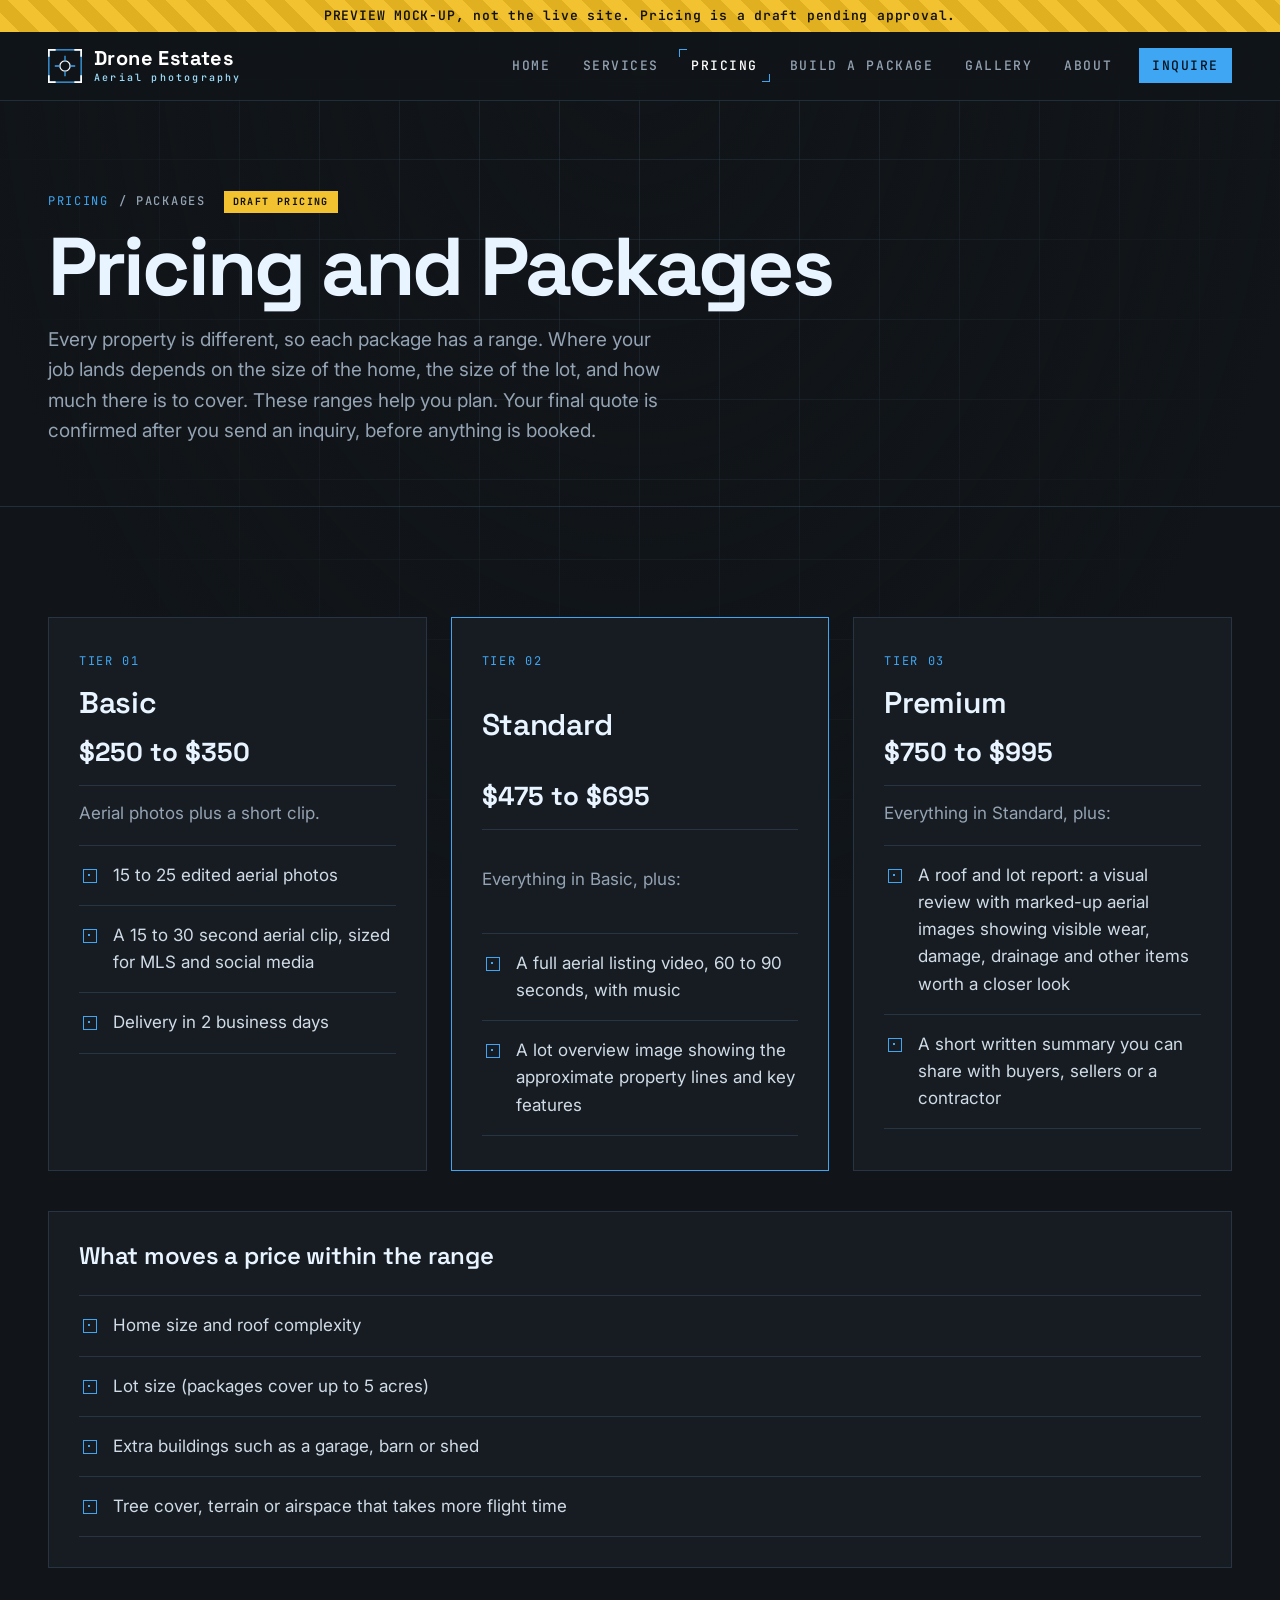
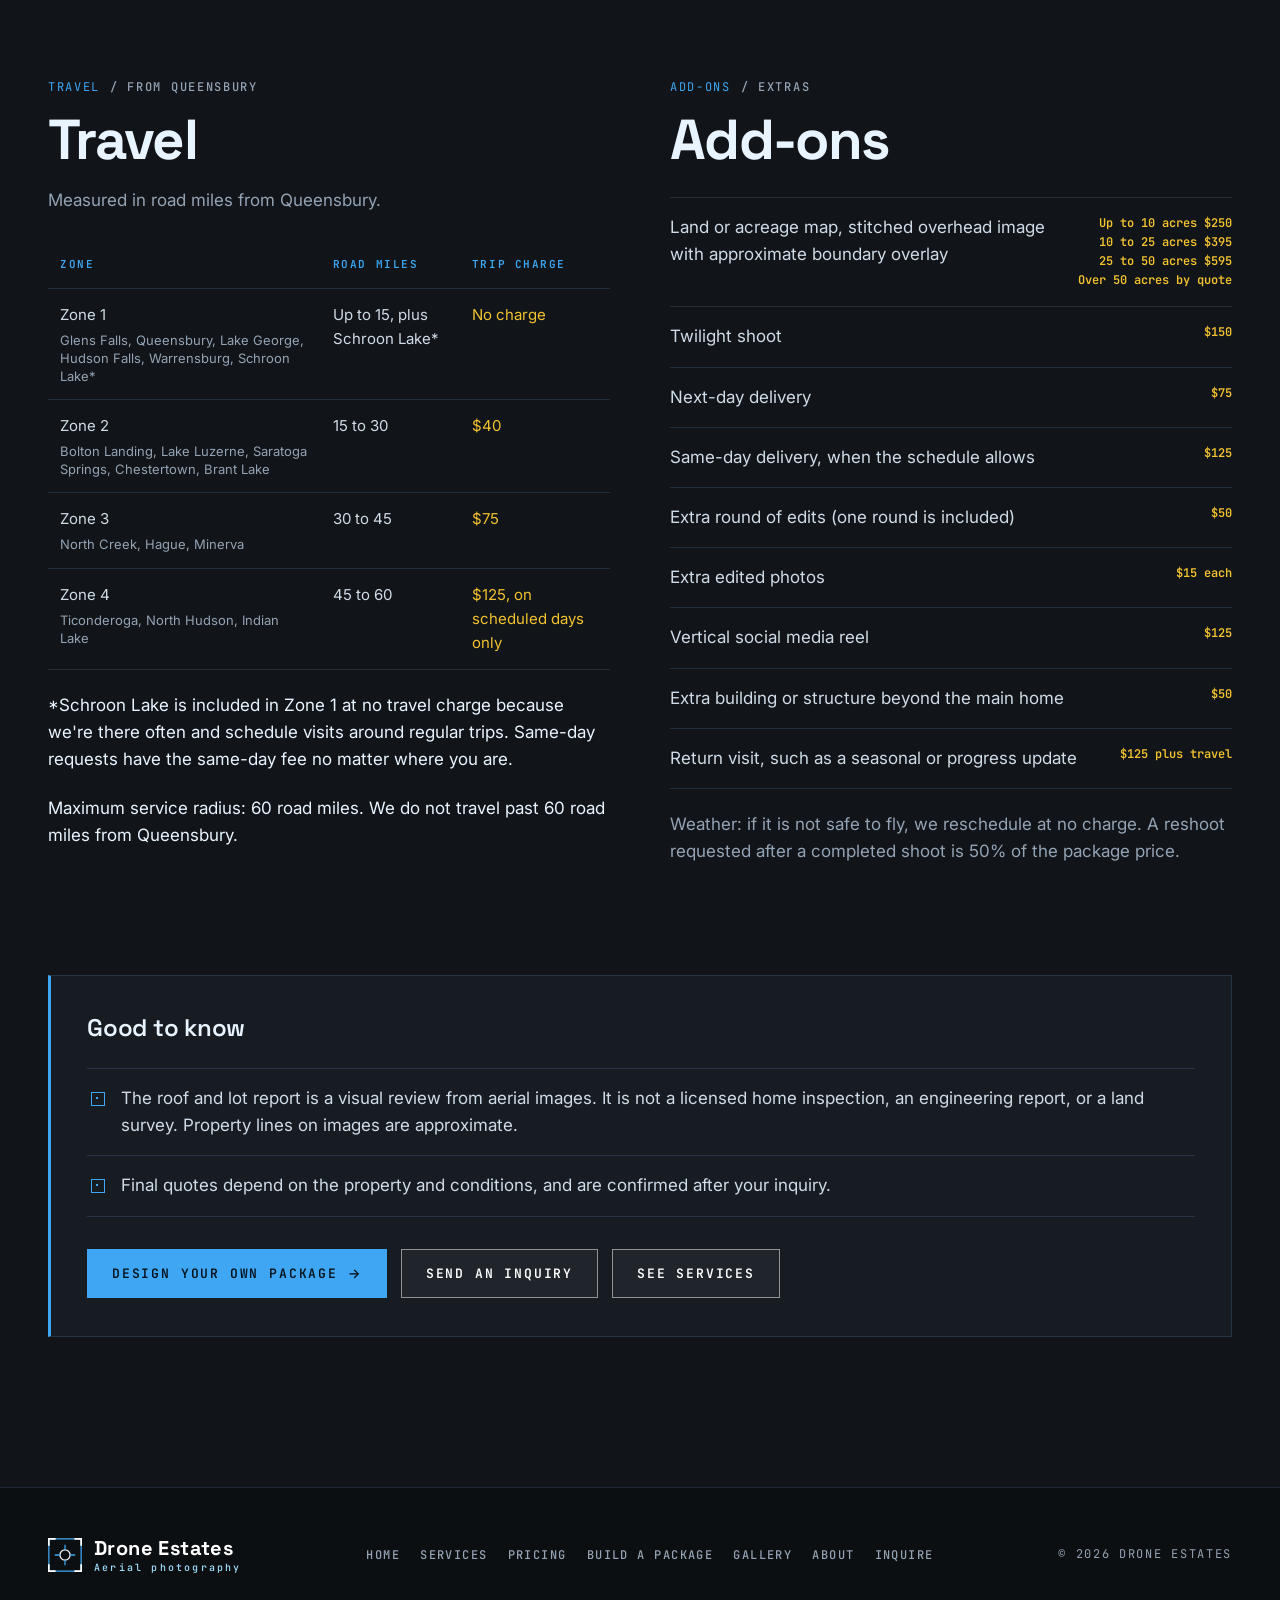
<file: pricing.html>
<!doctype html>
<html lang="en">
<head>
<meta charset="utf-8">
<meta name="viewport" content="width=device-width, initial-scale=1">
<title>Pricing | Drone Estates</title>
<meta name="description" content="Drone Estates packages, travel charges and add-ons.">
<meta name="robots" content="noindex, nofollow">
<link rel="preconnect" href="https://fonts.googleapis.com">
<link rel="preconnect" href="https://fonts.gstatic.com" crossorigin>
<link href="https://fonts.googleapis.com/css2?family=Inter:wght@400;500;600&family=JetBrains+Mono:wght@500;600;700&family=Space+Grotesk:wght@500;600;700&display=swap" rel="stylesheet">
<link rel="stylesheet" href="css/style.css">
<link rel="icon" href="favicon.svg" type="image/svg+xml">
<link rel="icon" href="favicon.png" sizes="32x32">
<link rel="apple-touch-icon" href="apple-touch-icon.png">
<meta property="og:type" content="website">
<meta property="og:site_name" content="Drone Estates">
<meta property="og:title" content="Pricing | Drone Estates">
<meta property="og:description" content="Drone Estates packages, travel charges and add-ons.">
<meta property="og:image" content="https://droneestates.com/img/hero.jpg">
<meta name="twitter:card" content="summary_large_image">
</head>
<body>
<div class="preview-banner">PREVIEW MOCK-UP, not the live site. Pricing is a draft pending approval.</div>
<header class="site-head"><div class="wrap">
<a class="brand" href="index.html"><svg viewBox="0 0 40 40" fill="none" aria-hidden="true"><rect x="1" y="1" width="38" height="38" stroke="#3ea6f2" stroke-width="1.5"/><path d="M1 9V1h8M31 1h8v8M39 31v8h-8M9 39H1v-8" stroke="#fff" stroke-width="2"/><circle cx="20" cy="20" r="6" stroke="#fff" stroke-width="1.5"/><path d="M20 8v6M20 26v6M8 20h6M26 20h6" stroke="#3ea6f2" stroke-width="1.5"/></svg><span>Drone Estates<small>Aerial photography</small></span></a>
<input type="checkbox" id="mt" class="menu-toggle"><label for="mt" class="menu-btn" aria-label="Menu"><span></span></label>
<nav class="nav"><a href="index.html">Home</a><a href="services.html">Services</a><a href="pricing.html" class="on">Pricing</a><a href="build.html">Build a package</a><a href="gallery.html">Gallery</a><a href="about.html">About</a><a href="inquire.html" class="cta">Inquire</a></nav>
</div></header>
<main>

<section class="page-hero"><div class="wrap">
<div class="eyebrow mono">Pricing <b>/ Packages</b> <span class="draft-badge">Draft pricing</span></div>
<h1>Pricing and Packages</h1>
<p>Every property is different, so each package has a range. Where your job lands depends on the size of the home, the size of the lot, and how much there is to cover. These ranges help you plan. Your final quote is confirmed after you send an inquiry, before anything is booked.</p>
</div></section>

<section><div class="wrap">
<div class="tiers">
<article class="tier rv">
<span class="num mono">Tier 01</span><h3>Basic</h3>
<div class="range">$250 to $350</div>
<p>Aerial photos plus a short clip.</p><ul class="checks"><li>15 to 25 edited aerial photos</li><li>A 15 to 30 second aerial clip, sized for MLS and social media</li><li>Delivery in 2 business days</li></ul>
</article>
<article class="tier rv feat">
<span class="num mono">Tier 02</span><h3>Standard</h3>
<div class="range">$475 to $695</div>
<p>Everything in Basic, plus:</p><ul class="checks"><li>A full aerial listing video, 60 to 90 seconds, with music</li><li>A lot overview image showing the approximate property lines and key features</li></ul>
</article>
<article class="tier rv">
<span class="num mono">Tier 03</span><h3>Premium</h3>
<div class="range">$750 to $995</div>
<p>Everything in Standard, plus:</p><ul class="checks"><li>A roof and lot report: a visual review with marked-up aerial images showing visible wear, damage, drainage and other items worth a closer look</li><li>A short written summary you can share with buyers, sellers or a contractor</li></ul>
</article>
</div>
<div class="moves rv">
<h3>What moves a price within the range</h3>
<ul class="checks">
<li>Home size and roof complexity</li>
<li>Lot size (packages cover up to 5 acres)</li>
<li>Extra buildings such as a garage, barn or shed</li>
<li>Tree cover, terrain or airspace that takes more flight time</li>
</ul>
</div>
</div></section>

<section style="padding-top:0"><div class="wrap split-even">
<div class="rv">
<div class="eyebrow mono">Travel <b>/ From Queensbury</b></div>
<h2>Travel</h2>
<p style="color:var(--mute);margin-top:18px">Measured in road miles from Queensbury.</p>
<table class="zones">
<thead><tr><th class="mono">Zone</th><th class="mono">Road miles</th><th class="mono">Trip charge</th></tr></thead>
<tbody>
<tr><td>Zone 1<small>Glens Falls, Queensbury, Lake George, Hudson Falls, Warrensburg, Schroon Lake*</small></td><td>Up to 15, plus Schroon Lake*</td><td>No charge</td></tr>
<tr><td>Zone 2<small>Bolton Landing, Lake Luzerne, Saratoga Springs, Chestertown, Brant Lake</small></td><td>15 to 30</td><td>$40</td></tr>
<tr><td>Zone 3<small>North Creek, Hague, Minerva</small></td><td>30 to 45</td><td>$75</td></tr>
<tr><td>Zone 4<small>Ticonderoga, North Hudson, Indian Lake</small></td><td>45 to 60</td><td>$125, on scheduled days only</td></tr>
</tbody></table>
<p class="radius">*Schroon Lake is included in Zone 1 at no travel charge because we're there often and schedule visits around regular trips. Same-day requests have the same-day fee no matter where you are.</p>
<p class="radius">Maximum service radius: 60 road miles. We do not travel past 60 road miles from Queensbury.</p>
</div>
<div class="rv">
<div class="eyebrow mono">Add-ons <b>/ Extras</b></div>
<h2>Add-ons</h2>
<ul class="addons">
<li><span>Land or acreage map, stitched overhead image with approximate boundary overlay</span><b>Up to 10 acres $250<br>10 to 25 acres $395<br>25 to 50 acres $595<br>Over 50 acres by quote</b></li>
<li><span>Twilight shoot</span><b>$150</b></li>
<li><span>Next-day delivery</span><b>$75</b></li>
<li><span>Same-day delivery, when the schedule allows</span><b>$125</b></li>
<li><span>Extra round of edits (one round is included)</span><b>$50</b></li>
<li><span>Extra edited photos</span><b>$15 each</b></li>
<li><span>Vertical social media reel</span><b>$125</b></li>
<li><span>Extra building or structure beyond the main home</span><b>$50</b></li>
<li><span>Return visit, such as a seasonal or progress update</span><b>$125 plus travel</b></li>
</ul>
<p class="radius" style="color:var(--mute)">Weather: if it is not safe to fly, we reschedule at no charge. A reshoot requested after a completed shoot is 50% of the package price.</p>
</div>
</div></section>

<section style="padding-top:0"><div class="wrap">
<div class="quote-note rv">
<h3>Good to know</h3>
<ul class="checks">
<li>The roof and lot report is a visual review from aerial images. It is not a licensed home inspection, an engineering report, or a land survey. Property lines on images are approximate.</li>
<li>Final quotes depend on the property and conditions, and are confirmed after your inquiry.</li>
</ul>
<div class="btns"><a class="btn" href="build.html">Design your own package <span class="arr">&rarr;</span></a><a class="btn ghost" href="inquire.html">Send an inquiry</a><a class="btn ghost" href="services.html">See services</a></div>
</div>
</div></section>

</main>
<footer class="site-foot"><div class="wrap">
<a class="brand" href="index.html"><svg viewBox="0 0 40 40" fill="none" aria-hidden="true"><rect x="1" y="1" width="38" height="38" stroke="#3ea6f2" stroke-width="1.5"/><path d="M1 9V1h8M31 1h8v8M39 31v8h-8M9 39H1v-8" stroke="#fff" stroke-width="2"/><circle cx="20" cy="20" r="6" stroke="#fff" stroke-width="1.5"/><path d="M20 8v6M20 26v6M8 20h6M26 20h6" stroke="#3ea6f2" stroke-width="1.5"/></svg><span>Drone Estates<small>Aerial photography</small></span></a>
<nav><a href="index.html">Home</a><a href="services.html">Services</a><a href="pricing.html">Pricing</a><a href="build.html">Build a package</a><a href="gallery.html">Gallery</a><a href="about.html">About</a><a href="inquire.html">Inquire</a></nav>
<span class="mono">&copy; 2026 Drone Estates</span>
</div></footer>
<script>
const io=new IntersectionObserver(es=>es.forEach(e=>{if(e.isIntersecting){e.target.classList.add('in');io.unobserve(e.target)}}),{threshold:.12});
document.querySelectorAll('.rv').forEach(el=>io.observe(el));
</script>
</body>
</html>
</file>
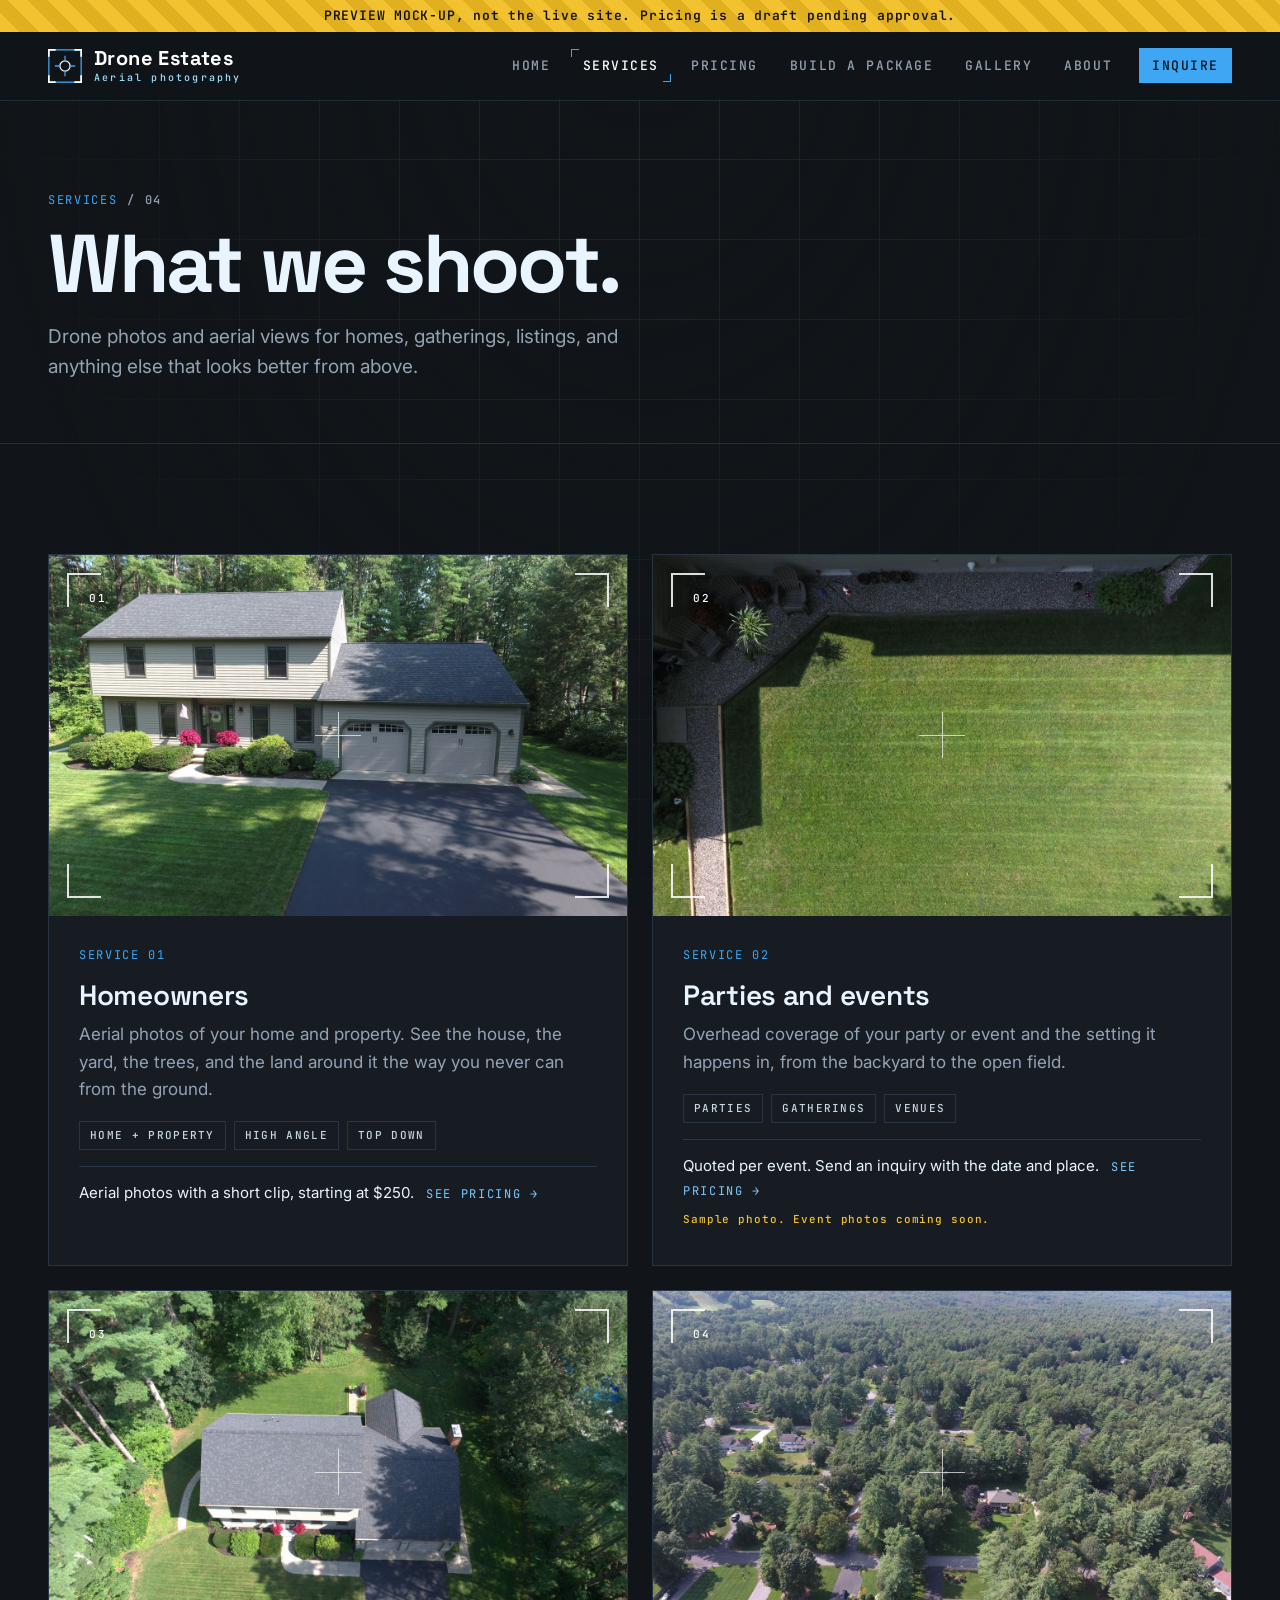
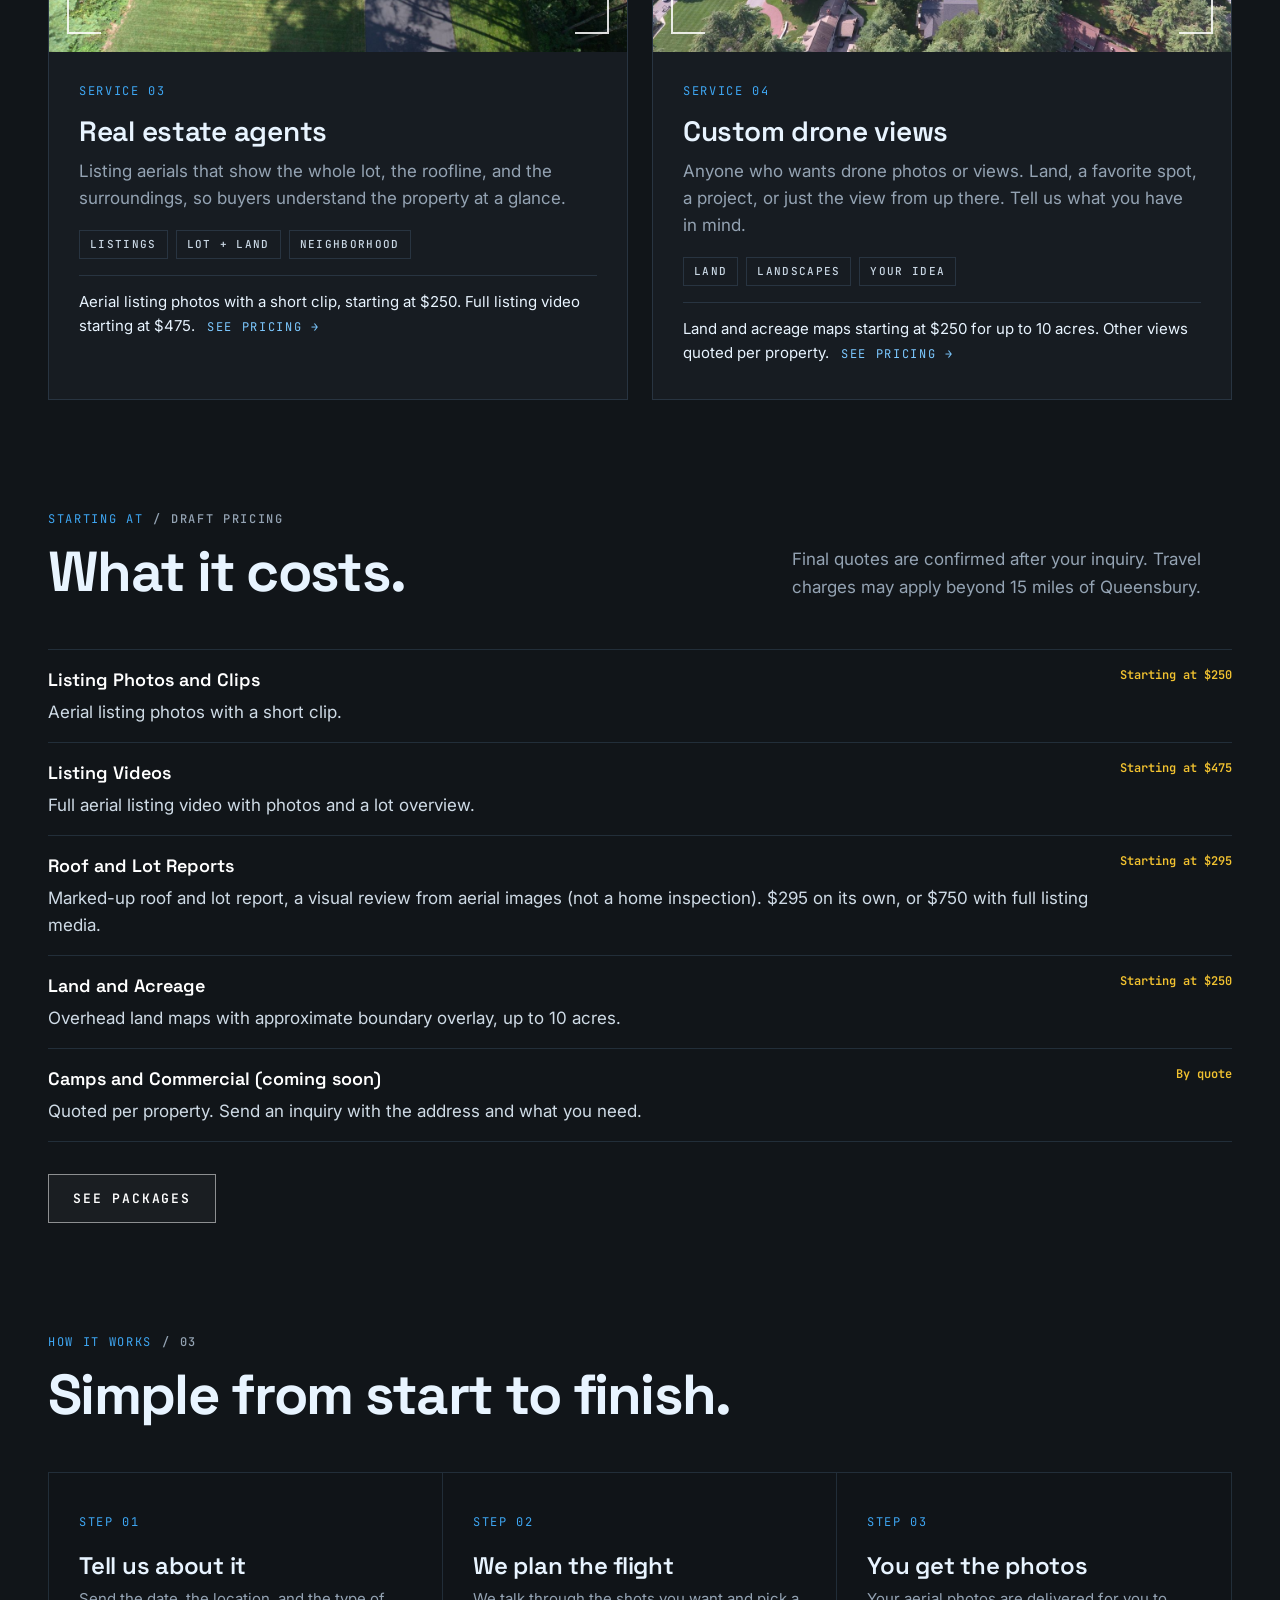
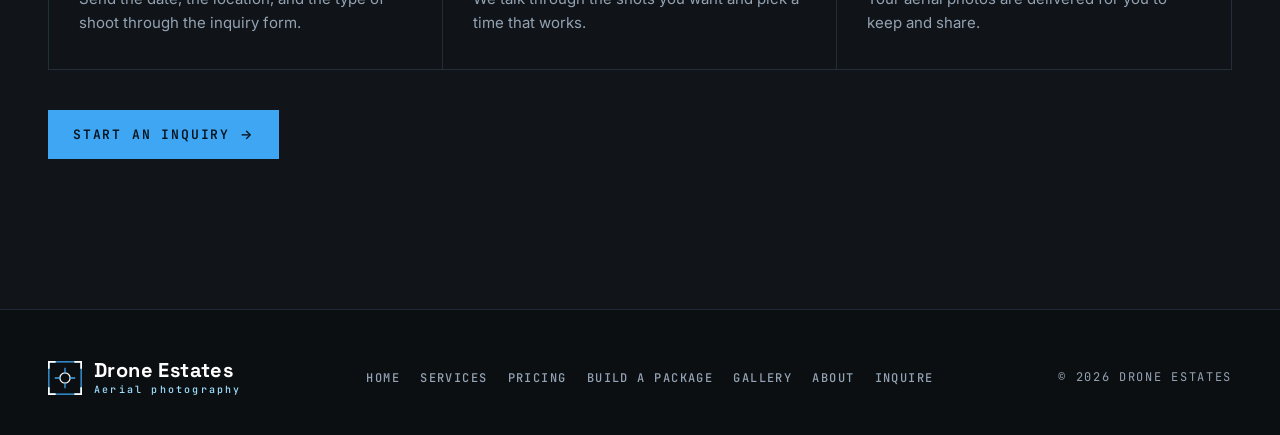
<file: services.html>
<!doctype html>
<html lang="en">
<head>
<meta charset="utf-8">
<meta name="viewport" content="width=device-width, initial-scale=1">
<title>Services | Drone Estates</title>
<meta name="description" content="Drone photography for homeowners, parties and events, real estate agents, and custom views.">
<meta name="robots" content="noindex, nofollow">
<link rel="preconnect" href="https://fonts.googleapis.com">
<link rel="preconnect" href="https://fonts.gstatic.com" crossorigin>
<link href="https://fonts.googleapis.com/css2?family=Inter:wght@400;500;600&family=JetBrains+Mono:wght@500;600;700&family=Space+Grotesk:wght@500;600;700&display=swap" rel="stylesheet">
<link rel="stylesheet" href="css/style.css">
<link rel="icon" href="favicon.svg" type="image/svg+xml">
<link rel="icon" href="favicon.png" sizes="32x32">
<link rel="apple-touch-icon" href="apple-touch-icon.png">
<meta property="og:type" content="website">
<meta property="og:site_name" content="Drone Estates">
<meta property="og:title" content="Services | Drone Estates">
<meta property="og:description" content="Drone photography for homeowners, parties and events, real estate agents, and custom views.">
<meta property="og:image" content="https://droneestates.com/img/hero.jpg">
<meta name="twitter:card" content="summary_large_image">
</head>
<body>
<div class="preview-banner">PREVIEW MOCK-UP, not the live site. Pricing is a draft pending approval.</div>
<header class="site-head"><div class="wrap">
<a class="brand" href="index.html"><svg viewBox="0 0 40 40" fill="none" aria-hidden="true"><rect x="1" y="1" width="38" height="38" stroke="#3ea6f2" stroke-width="1.5"/><path d="M1 9V1h8M31 1h8v8M39 31v8h-8M9 39H1v-8" stroke="#fff" stroke-width="2"/><circle cx="20" cy="20" r="6" stroke="#fff" stroke-width="1.5"/><path d="M20 8v6M20 26v6M8 20h6M26 20h6" stroke="#3ea6f2" stroke-width="1.5"/></svg><span>Drone Estates<small>Aerial photography</small></span></a>
<input type="checkbox" id="mt" class="menu-toggle"><label for="mt" class="menu-btn" aria-label="Menu"><span></span></label>
<nav class="nav"><a href="index.html">Home</a><a href="services.html" class="on">Services</a><a href="pricing.html">Pricing</a><a href="build.html">Build a package</a><a href="gallery.html">Gallery</a><a href="about.html">About</a><a href="inquire.html" class="cta">Inquire</a></nav>
</div></header>
<main>

<section class="page-hero"><div class="wrap">
<div class="eyebrow mono">Services <b>/ 04</b></div>
<h1>What we shoot.</h1>
<p>Drone photos and aerial views for homes, gatherings, listings, and anything else that looks better from above.</p>
</div></section>
<section><div class="wrap">
<div class="cards">
<article class="card rv" id="homeowners"><div class="vf"><img src="img/front.jpg" alt="Front view of a home from a drone" loading="lazy"><div class="thirds"></div><div class="brk"><i></i><i></i><i></i><i></i></div><div class="xh"></div><div class="hud tl mono"><span>01</span></div></div>
<div class="body"><span class="num mono">Service 01</span><h3>Homeowners</h3><p>Aerial photos of your home and property. See the house, the yard, the trees, and the land around it the way you never can from the ground.</p><ul><li>Home + property</li><li>High angle</li><li>Top down</li></ul><p class="from">Aerial photos with a short clip, starting at $250. <a class="mono" href="pricing.html">See pricing &rarr;</a></p></div></article>
<article class="card rv" id="events"><div class="vf"><img src="img/lawn.jpg" alt="Overhead view of a backyard lawn and patio" loading="lazy"><div class="thirds"></div><div class="brk"><i></i><i></i><i></i><i></i></div><div class="xh"></div><div class="hud tl mono"><span>02</span></div></div>
<div class="body"><span class="num mono">Service 02</span><h3>Parties and events</h3><p>Overhead coverage of your party or event and the setting it happens in, from the backyard to the open field.</p><ul><li>Parties</li><li>Gatherings</li><li>Venues</li></ul><p class="from">Quoted per event. Send an inquiry with the date and place. <a class="mono" href="pricing.html">See pricing &rarr;</a></p><span class="ph-note">Sample photo. Event photos coming soon.</span></div></article>
<article class="card rv" id="agents"><div class="vf"><img src="img/overhead.jpg" alt="High angle view of a home for a listing" loading="lazy"><div class="thirds"></div><div class="brk"><i></i><i></i><i></i><i></i></div><div class="xh"></div><div class="hud tl mono"><span>03</span></div></div>
<div class="body"><span class="num mono">Service 03</span><h3>Real estate agents</h3><p>Listing aerials that show the whole lot, the roofline, and the surroundings, so buyers understand the property at a glance.</p><ul><li>Listings</li><li>Lot + land</li><li>Neighborhood</li></ul><p class="from">Aerial listing photos with a short clip, starting at $250. Full listing video starting at $475. <a class="mono" href="pricing.html">See pricing &rarr;</a></p></div></article>
<article class="card rv" id="custom"><div class="vf"><img src="img/valley.jpg" alt="Wide aerial landscape" loading="lazy"><div class="thirds"></div><div class="brk"><i></i><i></i><i></i><i></i></div><div class="xh"></div><div class="hud tl mono"><span>04</span></div></div>
<div class="body"><span class="num mono">Service 04</span><h3>Custom drone views</h3><p>Anyone who wants drone photos or views. Land, a favorite spot, a project, or just the view from up there. Tell us what you have in mind.</p><ul><li>Land</li><li>Landscapes</li><li>Your idea</li></ul><p class="from">Land and acreage maps starting at $250 for up to 10 acres. Other views quoted per property. <a class="mono" href="pricing.html">See pricing &rarr;</a></p></div></article>
</div>
</div></section>
<section style="padding-top:0"><div class="wrap">
<div class="sec-head rv"><div><div class="eyebrow mono">Starting at <b>/ Draft pricing</b></div><h2>What it costs.</h2></div>
<p>Final quotes are confirmed after your inquiry. Travel charges may apply beyond 15 miles of Queensbury.</p></div>
<ul class="addons rv">
<li><span><b class="t">Listing Photos and Clips</b>Aerial listing photos with a short clip.</span><b>Starting at $250</b></li>
<li><span><b class="t">Listing Videos</b>Full aerial listing video with photos and a lot overview.</span><b>Starting at $475</b></li>
<li><span><b class="t">Roof and Lot Reports</b>Marked-up roof and lot report, a visual review from aerial images (not a home inspection). $295 on its own, or $750 with full listing media.</span><b>Starting at $295</b></li>
<li><span><b class="t">Land and Acreage</b>Overhead land maps with approximate boundary overlay, up to 10 acres.</span><b>Starting at $250</b></li>
<li><span><b class="t">Camps and Commercial (coming soon)</b>Quoted per property. Send an inquiry with the address and what you need.</span><b>By quote</b></li>
</ul>
<div class="btns rv"><a class="btn ghost" href="pricing.html">See packages</a></div>
</div></section>
<section style="padding-top:0"><div class="wrap">
<div class="sec-head rv"><div><div class="eyebrow mono">How it works <b>/ 03</b></div><h2>Simple from start to finish.</h2></div></div>
<div class="steps rv">
<div class="step"><span class="mono">Step 01</span><h3>Tell us about it</h3><p>Send the date, the location, and the type of shoot through the inquiry form.</p></div>
<div class="step"><span class="mono">Step 02</span><h3>We plan the flight</h3><p>We talk through the shots you want and pick a time that works.</p></div>
<div class="step"><span class="mono">Step 03</span><h3>You get the photos</h3><p>Your aerial photos are delivered for you to keep and share.</p></div>
</div>
<div class="btns rv" style="margin-top:40px"><a class="btn" href="inquire.html">Start an inquiry <span class="arr">&rarr;</span></a></div>
</div></section>

</main>
<footer class="site-foot"><div class="wrap">
<a class="brand" href="index.html"><svg viewBox="0 0 40 40" fill="none" aria-hidden="true"><rect x="1" y="1" width="38" height="38" stroke="#3ea6f2" stroke-width="1.5"/><path d="M1 9V1h8M31 1h8v8M39 31v8h-8M9 39H1v-8" stroke="#fff" stroke-width="2"/><circle cx="20" cy="20" r="6" stroke="#fff" stroke-width="1.5"/><path d="M20 8v6M20 26v6M8 20h6M26 20h6" stroke="#3ea6f2" stroke-width="1.5"/></svg><span>Drone Estates<small>Aerial photography</small></span></a>
<nav><a href="index.html">Home</a><a href="services.html">Services</a><a href="pricing.html">Pricing</a><a href="build.html">Build a package</a><a href="gallery.html">Gallery</a><a href="about.html">About</a><a href="inquire.html">Inquire</a></nav>
<span class="mono">&copy; 2026 Drone Estates</span>
</div></footer>
<script>
const io=new IntersectionObserver(es=>es.forEach(e=>{if(e.isIntersecting){e.target.classList.add('in');io.unobserve(e.target)}}),{threshold:.12});
document.querySelectorAll('.rv').forEach(el=>io.observe(el));
</script>
</body>
</html>
</file>
<file: css/style.css>
:root{
  --char:#111519; --char-2:#171c22; --char-3:#1f262e; --line:rgba(140,200,255,.14);
  --sky:#3ea6f2; --sky-2:#7cc8ff; --sky-deep:#0b4f80; --ice:#e8f4ff; --mute:#94a3b3;
  --hud:#9fe0ff; --rec:#ff4d4d;
  --sans:'Inter',system-ui,-apple-system,Segoe UI,Roboto,sans-serif;
  --disp:'Space Grotesk','Inter',system-ui,sans-serif;
  --mono:'JetBrains Mono',ui-monospace,SFMono-Regular,Menlo,monospace;
  --max:1240px;
}
*{box-sizing:border-box;margin:0;padding:0}
html{scroll-behavior:smooth}
body{background:var(--char);color:var(--ice);font-family:var(--sans);font-size:17px;line-height:1.6;-webkit-font-smoothing:antialiased;
  background-image:linear-gradient(var(--line) 1px,transparent 1px),linear-gradient(90deg,var(--line) 1px,transparent 1px);
  background-size:80px 80px;background-attachment:fixed;background-position:-1px -1px}
body::before{content:"";position:fixed;inset:0;background:radial-gradient(ellipse at 50% 0%,rgba(17,21,25,.2),var(--char) 75%);pointer-events:none;z-index:-1}
img{display:block;max-width:100%}
a{color:var(--sky-2);text-decoration:none}
a:hover{color:#fff}
.wrap{max-width:var(--max);margin:0 auto;padding:0 28px}
.mono{font-family:var(--mono);font-size:12px;letter-spacing:.14em;text-transform:uppercase}

/* preview banner */
.preview-banner{background:repeating-linear-gradient(45deg,#f2c230 0 14px,#e0b020 14px 28px);color:#111;text-align:center;font:600 13px/1.2 var(--mono);letter-spacing:.06em;padding:8px 12px;position:relative;z-index:60}

/* header */
.site-head{position:sticky;top:0;z-index:50;background:rgba(17,21,25,.82);backdrop-filter:blur(12px);-webkit-backdrop-filter:blur(12px);border-bottom:1px solid var(--line)}
.site-head .wrap{display:flex;align-items:center;justify-content:space-between;height:68px}
.brand{display:flex;align-items:center;gap:12px;color:#fff;font:700 20px/1 var(--disp);letter-spacing:.02em}
.brand svg{width:34px;height:34px}
.brand small{display:block;font:500 10px/1 var(--mono);letter-spacing:.22em;color:var(--hud);margin-top:5px}
.nav{display:flex;gap:6px;align-items:center}
.nav a{color:var(--mute);font:500 13px/1 var(--mono);letter-spacing:.12em;text-transform:uppercase;padding:10px 12px;border:1px solid transparent;position:relative}
.nav a:hover,.nav a.on{color:#fff}
.nav a.on::before,.nav a.on::after{content:"";position:absolute;width:7px;height:7px;border-color:var(--sky);border-style:solid}
.nav a.on::before{left:0;top:0;border-width:1px 0 0 1px}
.nav a.on::after{right:0;bottom:0;border-width:0 1px 1px 0}
.nav a.cta{color:#06121d;background:var(--sky);border-color:var(--sky);margin-left:8px}
.nav a.cta:hover{background:var(--sky-2)}
.menu-toggle{display:none}
.menu-btn{display:none;cursor:pointer;width:40px;height:40px;border:1px solid var(--line);align-items:center;justify-content:center}
.menu-btn span,.menu-btn span::before,.menu-btn span::after{display:block;width:18px;height:2px;background:#fff;position:relative}
.menu-btn span::before,.menu-btn span::after{content:"";position:absolute;left:0}
.menu-btn span::before{top:-6px}.menu-btn span::after{top:6px}

/* viewfinder frame */
.vf{position:relative;overflow:hidden}
.vf>img{width:100%;height:100%;object-fit:cover}
.vf .brk{position:absolute;inset:18px;pointer-events:none;z-index:2}
.vf .brk i{position:absolute;width:34px;height:34px;border:0 solid rgba(255,255,255,.85)}
.vf .brk i:nth-child(1){left:0;top:0;border-width:2px 0 0 2px}
.vf .brk i:nth-child(2){right:0;top:0;border-width:2px 2px 0 0}
.vf .brk i:nth-child(3){left:0;bottom:0;border-width:0 0 2px 2px}
.vf .brk i:nth-child(4){right:0;bottom:0;border-width:0 2px 2px 0}
.vf .xh{position:absolute;left:50%;top:50%;width:46px;height:46px;transform:translate(-50%,-50%);z-index:2;pointer-events:none;opacity:.75}
.vf .xh::before,.vf .xh::after{content:"";position:absolute;background:rgba(255,255,255,.9)}
.vf .xh::before{left:50%;top:0;bottom:0;width:1px}
.vf .xh::after{top:50%;left:0;right:0;height:1px}
.vf .thirds{position:absolute;inset:0;z-index:1;pointer-events:none;opacity:0;transition:opacity .35s;
  background:linear-gradient(90deg,transparent calc(33.33% - .5px),rgba(255,255,255,.35) calc(33.33% - .5px),rgba(255,255,255,.35) calc(33.33% + .5px),transparent calc(33.33% + .5px),transparent calc(66.66% - .5px),rgba(255,255,255,.35) calc(66.66% - .5px),rgba(255,255,255,.35) calc(66.66% + .5px),transparent calc(66.66% + .5px)),
  linear-gradient(180deg,transparent calc(33.33% - .5px),rgba(255,255,255,.35) calc(33.33% - .5px),rgba(255,255,255,.35) calc(33.33% + .5px),transparent calc(33.33% + .5px),transparent calc(66.66% - .5px),rgba(255,255,255,.35) calc(66.66% - .5px),rgba(255,255,255,.35) calc(66.66% + .5px),transparent calc(66.66% + .5px))}
.vf:hover .thirds{opacity:1}
.vf>img{transition:transform 1.2s cubic-bezier(.2,.7,.2,1)}
.vf:hover>img{transform:scale(1.035)}
.hud{position:absolute;z-index:3;font:500 11px/1 var(--mono);letter-spacing:.16em;text-transform:uppercase;color:#fff;text-shadow:0 1px 6px rgba(0,0,0,.6);display:flex;gap:14px;align-items:center}
.hud.tl{left:34px;top:32px}.hud.tr{right:34px;top:32px}.hud.bl{left:34px;bottom:32px}.hud.br{right:34px;bottom:32px}
.rec{display:inline-flex;align-items:center;gap:7px}
.rec::before{content:"";width:9px;height:9px;border-radius:50%;background:var(--rec);box-shadow:0 0 10px var(--rec);animation:blink 1.6s steps(2,start) infinite}
@keyframes blink{to{visibility:hidden}}

/* hero */
.hero{position:relative;height:calc(100vh - 68px - 31px);min-height:620px;max-height:980px}
.hero.vf>img{position:absolute;inset:0}
.hero::after{content:"";position:absolute;inset:0;z-index:1;background:linear-gradient(180deg,rgba(10,14,18,.35) 0%,rgba(10,14,18,.05) 35%,rgba(10,14,18,.25) 60%,rgba(10,14,18,.92) 100%)}
.hero .brk{inset:28px}
.hero .brk i{width:56px;height:56px}
.hero-copy{position:absolute;z-index:4;left:0;right:0;bottom:84px}
.hero-copy .kicker{color:var(--hud);margin-bottom:18px;display:flex;align-items:center;gap:12px}
.hero-copy .kicker::before{content:"";width:36px;height:1px;background:var(--hud)}
.hero h1{font:700 clamp(44px,7.2vw,104px)/.95 var(--disp);letter-spacing:-.035em;max-width:900px}
.hero h1 em{font-style:normal;color:transparent;-webkit-text-stroke:1.5px #fff}
.hero p.lead{max-width:560px;margin-top:22px;font-size:19px;color:#d6e4f0}
.btns{display:flex;flex-wrap:wrap;gap:14px;margin-top:32px}
.btn{display:inline-flex;align-items:center;gap:10px;font:600 13px/1 var(--mono);letter-spacing:.14em;text-transform:uppercase;padding:17px 24px;border:1px solid var(--sky);color:#06121d;background:var(--sky);transition:all .2s}
.btn:hover{background:var(--sky-2);border-color:var(--sky-2);color:#06121d}
.btn.ghost{background:rgba(255,255,255,.04);color:#fff;border-color:rgba(255,255,255,.5)}
.btn.ghost:hover{background:#fff;color:#06121d}
.btn .arr{font-family:var(--sans)}
.hero .scale{position:absolute;right:34px;top:50%;transform:translateY(-50%);z-index:3;height:220px;width:14px;
  background:repeating-linear-gradient(180deg,rgba(255,255,255,.8) 0 1px,transparent 1px 11px);opacity:.7}
.hero .scale::after{content:"";position:absolute;right:-8px;top:50%;border:6px solid transparent;border-right-color:var(--hud)}
.hero .scale-l{left:34px;right:auto}
.hero .scale-l::after{left:-8px;right:auto;border-right-color:transparent;border-left-color:var(--hud)}

/* sections */
section{padding:110px 0;position:relative}
.sec-head{display:flex;justify-content:space-between;align-items:end;gap:40px;margin-bottom:48px;flex-wrap:wrap}
.eyebrow{color:var(--sky);display:flex;gap:10px;align-items:center;margin-bottom:14px}
.eyebrow b{color:var(--mute);font-weight:500}
h2{font:700 clamp(34px,4.4vw,58px)/1.02 var(--disp);letter-spacing:-.03em}
h3{font:600 24px/1.15 var(--disp);letter-spacing:-.01em}
.sec-head p{max-width:440px;color:var(--mute)}
.page-hero{padding:90px 0 60px;border-bottom:1px solid var(--line)}
.page-hero h1{font:700 clamp(44px,6.4vw,88px)/.98 var(--disp);letter-spacing:-.035em}
.page-hero p{max-width:620px;color:var(--mute);margin-top:18px;font-size:19px}

/* strip of quick services */
.strip{display:grid;grid-template-columns:repeat(4,1fr);border:1px solid var(--line);background:rgba(17,21,25,.7)}
.strip a{padding:30px 26px;border-right:1px solid var(--line);color:var(--ice);transition:background .2s;position:relative}
.strip a:last-child{border-right:0}
.strip a:hover{background:var(--char-3)}
.strip .n{color:var(--sky);display:block;margin-bottom:26px}
.strip h3{font-size:20px;margin-bottom:6px}
.strip p{color:var(--mute);font-size:15px}
.strip a::after{content:"\2197";position:absolute;right:22px;top:24px;color:var(--mute);font-size:18px}

/* featured */
.feat{display:grid;grid-template-columns:1.35fr 1fr;gap:22px}
.feat .vf{aspect-ratio:4/3}
.feat .stack{display:grid;grid-template-rows:1fr 1fr;gap:22px}
.feat .stack .vf{aspect-ratio:auto}
.cap{position:absolute;z-index:3;left:0;right:0;bottom:0;padding:60px 30px 26px;background:linear-gradient(transparent,rgba(8,12,16,.85))}
.cap h3{margin-top:6px}
.cap .mono{color:var(--hud)}

/* split */
.split{display:grid;grid-template-columns:1fr 1fr;gap:70px;align-items:center}
.split .vf{aspect-ratio:1/1}
.checks{list-style:none;margin-top:26px;border-top:1px solid var(--line)}
.checks li{padding:16px 0 16px 34px;border-bottom:1px solid var(--line);position:relative;color:#cfdbe6}
.checks li::before{content:"";position:absolute;left:4px;top:23px;width:12px;height:12px;border:1px solid var(--sky)}
.checks li::after{content:"";position:absolute;left:9px;top:28px;width:2px;height:2px;background:var(--sky)}

/* cta band */
.band{position:relative;padding:0}
.band .vf{height:520px}
.band .vf::after{content:"";position:absolute;inset:0;background:linear-gradient(90deg,rgba(10,14,18,.92) 0%,rgba(10,14,18,.55) 55%,rgba(10,14,18,.15) 100%);z-index:1}
.band .inner{position:absolute;inset:0;z-index:4;display:flex;align-items:center}
.band h2{max-width:620px}
.band p{max-width:500px;color:#cfdbe6;margin-top:16px}

/* services cards */
.cards{display:grid;grid-template-columns:repeat(2,1fr);gap:24px}
.card{background:var(--char-2);border:1px solid var(--line);display:flex;flex-direction:column;transition:border-color .25s,transform .25s}
.card:hover{border-color:rgba(62,166,242,.55);transform:translateY(-3px)}
.card .vf{aspect-ratio:16/10}
.card .body{padding:30px 30px 34px}
.card .num{color:var(--sky);margin-bottom:14px;display:block}
.card h3{font-size:28px;margin-bottom:10px}
.card p{color:var(--mute)}
.card ul{list-style:none;margin-top:18px;display:flex;flex-wrap:wrap;gap:8px}
.card li{font:500 11px/1 var(--mono);letter-spacing:.12em;text-transform:uppercase;padding:8px 10px;border:1px solid var(--line);color:#c8d6e3}
.ph-note{display:inline-block;margin-top:10px;font:500 11px/1.4 var(--mono);letter-spacing:.08em;color:#f2c230}

.steps{display:grid;grid-template-columns:repeat(3,1fr);gap:0;border:1px solid var(--line);margin-top:10px}
.step{padding:34px 30px;border-right:1px solid var(--line);background:rgba(17,21,25,.7)}
.step:last-child{border-right:0}
.step .mono{color:var(--sky)}
.step h3{margin:18px 0 8px}
.step p{color:var(--mute);font-size:15px}

/* gallery */
.gallery{display:grid;grid-template-columns:repeat(6,1fr);grid-auto-rows:230px;gap:14px}
.gallery .vf{cursor:zoom-in;grid-column:span 2}
.gallery .vf.wide{grid-column:span 4;grid-row:span 2}
.gallery .vf.tall{grid-row:span 2}
.gallery .vf .brk{inset:12px}
.gallery .vf .brk i{width:20px;height:20px}
.gallery .vf .xh{width:28px;height:28px;opacity:0;transition:opacity .3s}
.gallery .vf:hover .xh{opacity:.8}
.gallery .hud.bl{left:22px;bottom:20px}
.lb{position:fixed;inset:0;z-index:100;background:rgba(6,9,12,.94);display:none;align-items:center;justify-content:center;padding:40px}
.lb.open{display:flex}
.lb img{max-height:86vh;max-width:92vw;border:1px solid var(--line)}
.lb .x{position:absolute;top:22px;right:26px;color:#fff;font:500 13px/1 var(--mono);letter-spacing:.14em;cursor:pointer;background:none;border:1px solid rgba(255,255,255,.4);padding:10px 14px}
.lb .lbcap{position:absolute;bottom:22px;left:0;right:0;text-align:center;color:var(--hud)}

/* placeholder box */
.placeholder{border:2px dashed #f2c230;background:rgba(242,194,48,.06);padding:34px;position:relative}
.placeholder .tag{position:absolute;top:-13px;left:24px;background:#f2c230;color:#111;font:700 11px/1 var(--mono);letter-spacing:.16em;padding:7px 10px}
.placeholder h3{margin-bottom:10px}
.placeholder p,.placeholder li{color:#d9d2b8}
.placeholder ul{margin:12px 0 0 20px}

/* form */
.form-grid{display:grid;grid-template-columns:1.3fr .8fr;gap:50px;align-items:start}
form.inq{background:var(--char-2);border:1px solid var(--line);padding:36px;position:relative}
.fields{display:grid;grid-template-columns:1fr 1fr;gap:18px}
.f{display:flex;flex-direction:column;gap:8px}
.f.full{grid-column:1/-1}
.f label{font:500 11px/1 var(--mono);letter-spacing:.16em;text-transform:uppercase;color:var(--mute)}
.f input,.f select,.f textarea{font:inherit;font-size:16px;color:var(--ice);background:var(--char);border:1px solid var(--line);padding:14px 14px;border-radius:0;outline:none}
.f textarea{min-height:140px;resize:vertical}
.f input:disabled,.f select:disabled,.f textarea:disabled{opacity:.6;cursor:not-allowed}
form.inq .btn[disabled]{opacity:.5;cursor:not-allowed;margin-top:24px}
.form-note{margin-bottom:24px;border-left:3px solid #f2c230;padding:12px 16px;background:rgba(242,194,48,.07);color:#e9dfb9;font-size:15px}
.side .vf{aspect-ratio:4/5;margin-bottom:24px}
.side .contact{border:1px solid var(--line);padding:24px;background:var(--char-2)}

/* footer */
.site-foot{border-top:1px solid var(--line);padding:50px 0 40px;margin-top:40px;background:rgba(12,15,18,.9)}
.site-foot .wrap{display:flex;justify-content:space-between;gap:30px;flex-wrap:wrap;align-items:center}
.site-foot .mono{color:var(--mute)}
.site-foot nav{display:flex;gap:20px;flex-wrap:wrap}
.site-foot nav a{color:var(--mute);font:500 12px/1 var(--mono);letter-spacing:.12em;text-transform:uppercase}
.site-foot nav a:hover{color:#fff}

/* reveal */
.rv{opacity:0;transform:translateY(24px);transition:opacity .8s ease,transform .8s ease}
.rv.in{opacity:1;transform:none}

@media (max-width:980px){
  .strip{grid-template-columns:1fr 1fr}
  .strip a:nth-child(2){border-right:0}
  .strip a:nth-child(-n+2){border-bottom:1px solid var(--line)}
  .feat,.split,.form-grid{grid-template-columns:1fr}
  .split{gap:40px}
  .cards{grid-template-columns:1fr}
  .steps{grid-template-columns:1fr}
  .step{border-right:0;border-bottom:1px solid var(--line)}
  .gallery{grid-template-columns:repeat(2,1fr);grid-auto-rows:200px}
  .gallery .vf,.gallery .vf.tall{grid-column:span 1;grid-row:span 1}
  .gallery .vf.wide{grid-column:span 2;grid-row:span 1}
}
@media (max-width:820px){
  .menu-btn{display:flex}
  .nav{position:absolute;top:68px;left:0;right:0;flex-direction:column;align-items:stretch;gap:0;background:var(--char);border-bottom:1px solid var(--line);display:none;padding:10px 20px 20px}
  .nav a{padding:16px 6px;border-bottom:1px solid var(--line)}
  .nav a.cta{margin:14px 0 0;text-align:center;justify-content:center}
  .menu-toggle:checked ~ .nav{display:flex}
}
@media (max-width:600px){
  body{font-size:16px}
  .wrap{padding:0 20px}
  section{padding:76px 0}
  .hero{height:auto;min-height:640px}
  .hero-copy{bottom:56px}
  .hero .brk{inset:14px}.hero .brk i{width:32px;height:32px}
  .hud.tl{left:26px;top:26px}.hud.tr{right:26px;top:26px}
  .hud.br,.hero .scale{display:none}
  .hero p.lead{font-size:17px}
  .strip{grid-template-columns:1fr}
  .strip a{border-right:0;border-bottom:1px solid var(--line)}
  .fields{grid-template-columns:1fr}
  form.inq{padding:24px}
  .band .vf{height:560px}
  .band .vf::after{background:linear-gradient(180deg,rgba(10,14,18,.5),rgba(10,14,18,.92))}
  .gallery{grid-template-columns:1fr;grid-auto-rows:240px}
  .gallery .vf.wide{grid-column:span 1}
  .card .body{padding:24px}
  .brand small{display:none}
}
@media (prefers-reduced-motion:reduce){.rv{opacity:1;transform:none;transition:none}.rec::before{animation:none}.vf>img{transition:none}}
/* refinements */
.hero::after{background:linear-gradient(90deg,rgba(10,14,18,.78) 0%,rgba(10,14,18,.45) 45%,rgba(10,14,18,0) 75%),linear-gradient(180deg,rgba(10,14,18,.45) 0%,rgba(10,14,18,0) 30%,rgba(10,14,18,.2) 60%,rgba(10,14,18,.9) 100%)}
.hero h1 em{-webkit-text-stroke:2px #fff;text-shadow:none}
.hero .hud.tl{left:52px;top:46px}.hero .hud.tr{right:52px;top:46px}.hero .hud.br{right:52px;bottom:46px}
.hero .xh{opacity:.5}
.band .inner .wrap{width:100%}
.band .xh{display:none}
.vf .hud.tl{left:40px;top:38px}.vf .hud.tr{right:40px;top:38px}.vf .hud.bl{left:40px;bottom:38px}
@media (max-width:600px){.hero .hud.tl{left:30px;top:30px}.hero .hud.tr{right:30px;top:30px}}
@media (max-width:600px){.hero .xh{display:none}}
.gallery .vf.pano{grid-column:1/-1;grid-row:span 1}
@media (max-width:980px){.gallery .vf.pano{grid-column:1/-1}}

/* pricing (preview draft) */
.ph-inline{color:#f2c230;font-family:var(--mono);font-size:.9em;letter-spacing:.04em}
.card .from{margin-top:16px;color:var(--ice);font-size:12px}
.card .from a{margin-left:8px}
.teaser{display:flex;justify-content:space-between;align-items:center;gap:40px;flex-wrap:wrap;border:1px solid var(--line);background:var(--char-2);padding:44px 40px}
.teaser p{color:var(--mute);margin-top:16px;max-width:560px}
.teaser .btns{margin-top:0}
.tiers{display:grid;grid-template-columns:repeat(3,1fr);gap:24px}
.tier{background:var(--char-2);border:1px solid var(--line);padding:34px 30px;position:relative;display:flex;flex-direction:column}
.tier.feat{border-color:var(--sky)}
.tier .num{color:var(--sky);display:block;margin-bottom:14px}
.tier h3{font-size:30px}
.tier .range{font:700 26px/1.25 var(--disp);margin:16px 0 14px;padding-bottom:16px;border-bottom:1px solid var(--line)}
.tier .range .ph-inline{font:500 12px/1 var(--mono)}
.tier p{color:var(--mute)}
.tier .checks{margin-top:18px;flex:1}
.split-even{display:grid;grid-template-columns:1fr 1fr;gap:60px;align-items:start}
.zones{width:100%;border-collapse:collapse;margin-top:28px;font-size:12px}
.zones th,.zones td{text-align:left;padding:14px 12px;border-bottom:1px solid var(--line)}
.zones th{color:var(--sky);font-weight:600}
.zones td{color:#cfdbe6}
.zones td:last-child{color:#f2c230}
.radius{margin-top:22px;color:var(--ice)}
.addons{list-style:none;margin-top:28px;border-top:1px solid var(--line)}
.addons li{display:flex;justify-content:space-between;gap:20px;padding:16px 0;border-bottom:1px solid var(--line);color:#cfdbe6}
.addons>li>b{font:600 12px/1.6 var(--mono);color:#f2c230;white-space:nowrap}
.quote-note{border:1px solid var(--line);border-left:3px solid var(--sky);background:var(--char-2);padding:38px 36px}
.quote-note p{color:var(--mute);margin-top:12px;max-width:720px}
@media (max-width:980px){.tiers,.split-even{grid-template-columns:1fr}.tiers{gap:30px}}
@media (max-width:600px){.teaser,.quote-note{padding:28px 22px}.zones th,.zones td{padding:12px 6px}}
.draft-badge{display:inline-block;margin-left:8px;background:#f2c230;color:#111;font:700 10px/1 var(--mono);letter-spacing:.14em;text-transform:uppercase;padding:6px 9px}
.teaser{align-items:flex-end}
.teaser-copy{max-width:640px}
.teaser .checks li b,.addons .t{color:#fff;font-weight:600}
.addons .t{display:block;font-family:var(--disp);font-size:18px;margin-bottom:4px}
.addons li span{color:#cfdbe6}
.addons>li>b{text-align:right}
.addons .t{text-align:left}
.moves{margin-top:40px;border:1px solid var(--line);background:var(--char-2);padding:30px}
.zones small{display:block;font:400 13px/1.4 var(--sans);color:var(--mute);margin-top:4px;letter-spacing:0;text-transform:none}
.zones td{font-size:15px;vertical-align:top}
.zones th{font-size:11px}
.card .from{margin-top:16px;color:var(--ice);font-size:15px;border-top:1px solid var(--line);padding-top:14px}
.quote-note .addons{margin-top:18px}
/* build a package */
.build-grid{display:grid;grid-template-columns:1.6fr 1fr;gap:32px;align-items:start}
.bh{margin:28px 0 14px}
.bh:first-of-type{margin-top:0}
.opts{display:grid;gap:10px}
.opts.row3{grid-template-columns:repeat(3,1fr)}
.opt{display:flex;align-items:center;gap:12px;padding:14px;border:1px solid var(--line);background:var(--char);cursor:pointer;color:#cfdbe6;font-size:15px}
.opt span{flex:1}
.opt span b{display:block;color:var(--ice)}
.opt em{font-style:normal;font-family:var(--mono);color:#f2c230;font-size:13px;white-space:nowrap}
.opt:has(input:checked){border-color:var(--sky)}
.opt input[type=radio],.opt input[type=checkbox]{accent-color:var(--sky);width:18px;height:18px}
.opt input[type=number]{width:72px;font:inherit;font-size:16px;color:var(--ice);background:var(--char-2);border:1px solid var(--line);padding:8px}
.opt select{font:inherit;font-size:15px;color:var(--ice);background:var(--char-2);border:1px solid var(--line);padding:8px;max-width:50%}
.fine{color:var(--mute);font-size:13px;margin-top:10px}
.disclaim{margin:24px 0 8px;border-left:3px solid #f2c230;padding:12px 16px;background:rgba(242,194,48,.07);color:#e9dfb9;font-size:15px}
.summary{position:sticky;top:90px;background:var(--char-2);border:1px solid var(--line);padding:28px}
.summary .est{font:700 30px/1.2 var(--mono);color:var(--sky);margin-top:12px}
.summary .addons{margin-top:18px;font-size:14px}
.thanks{padding:40px 0 80px}
@media (max-width:820px){.build-grid{grid-template-columns:minmax(0,1fr)}.build-grid>*{min-width:0}.opt em{white-space:normal}.summary{position:static;order:-1}.opts.row3{grid-template-columns:1fr}.opt{flex-wrap:wrap}.opt select{max-width:100%;width:100%}}
</file>
